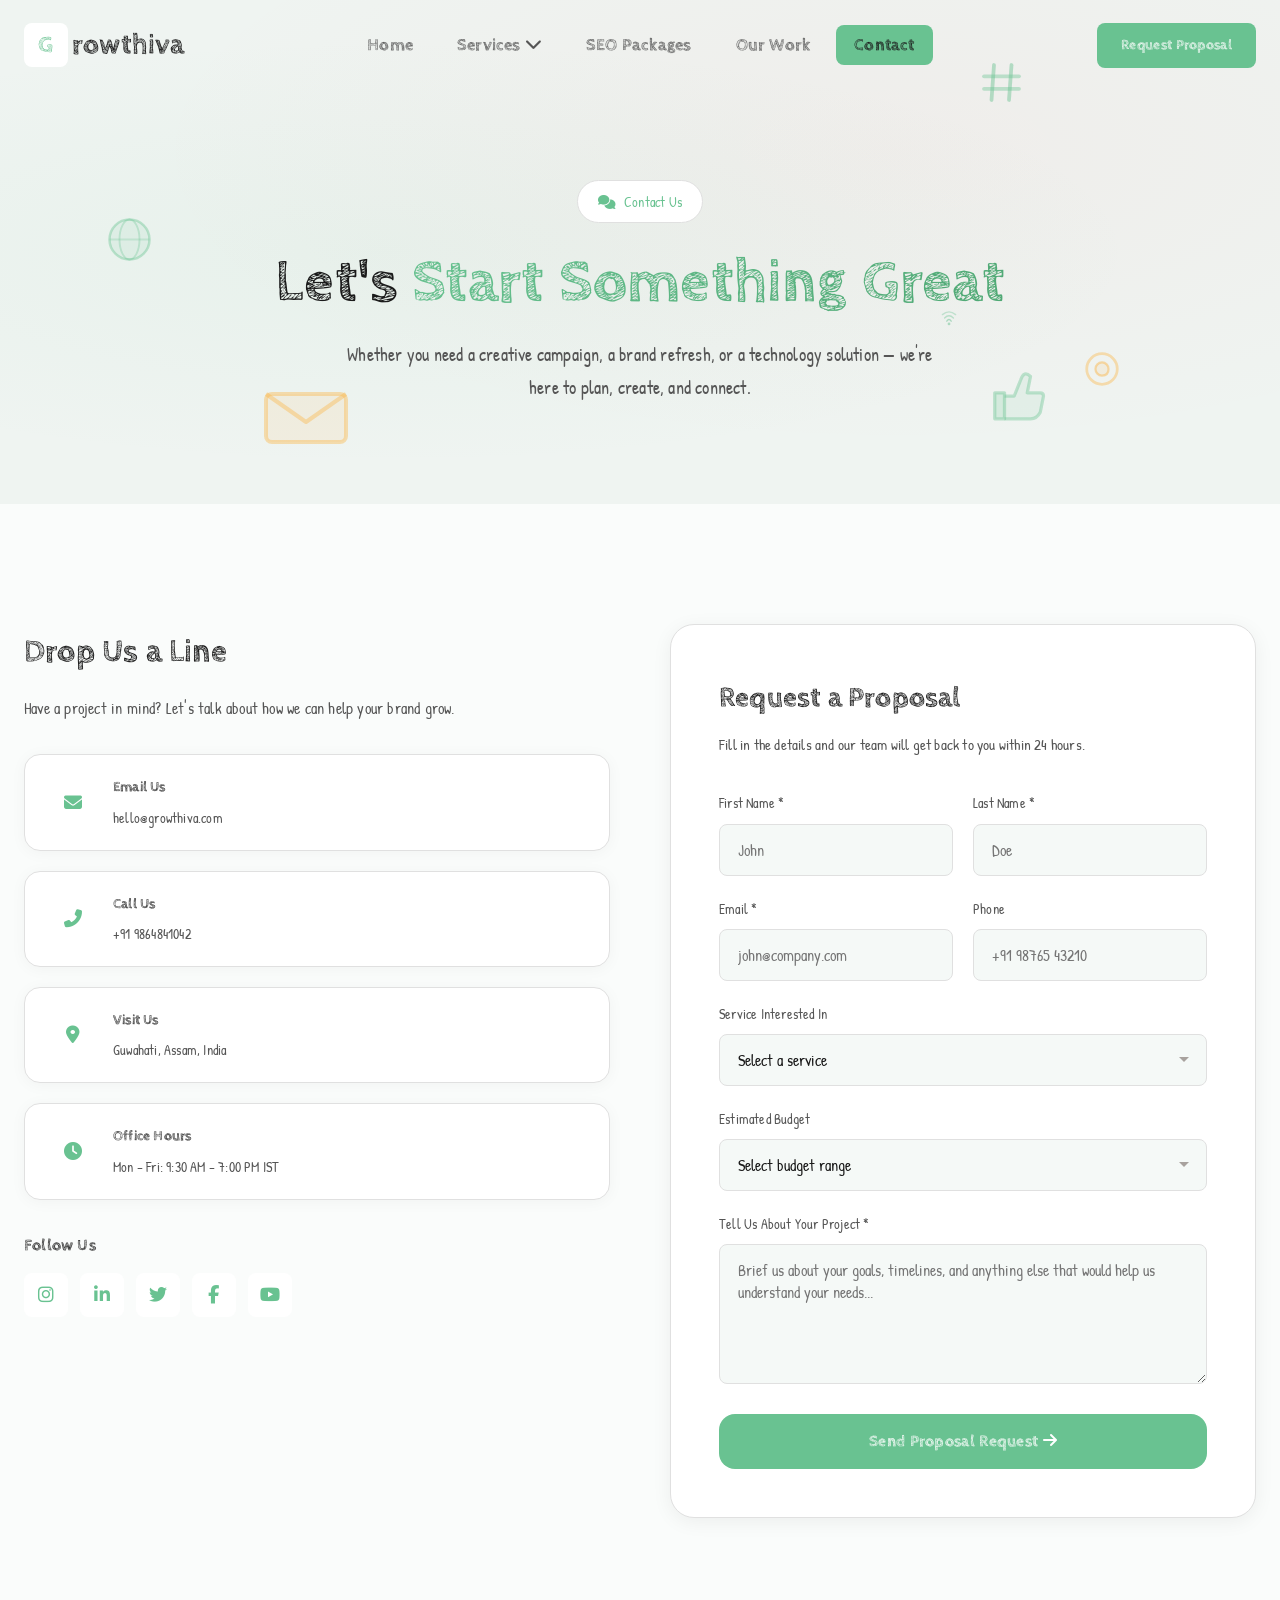
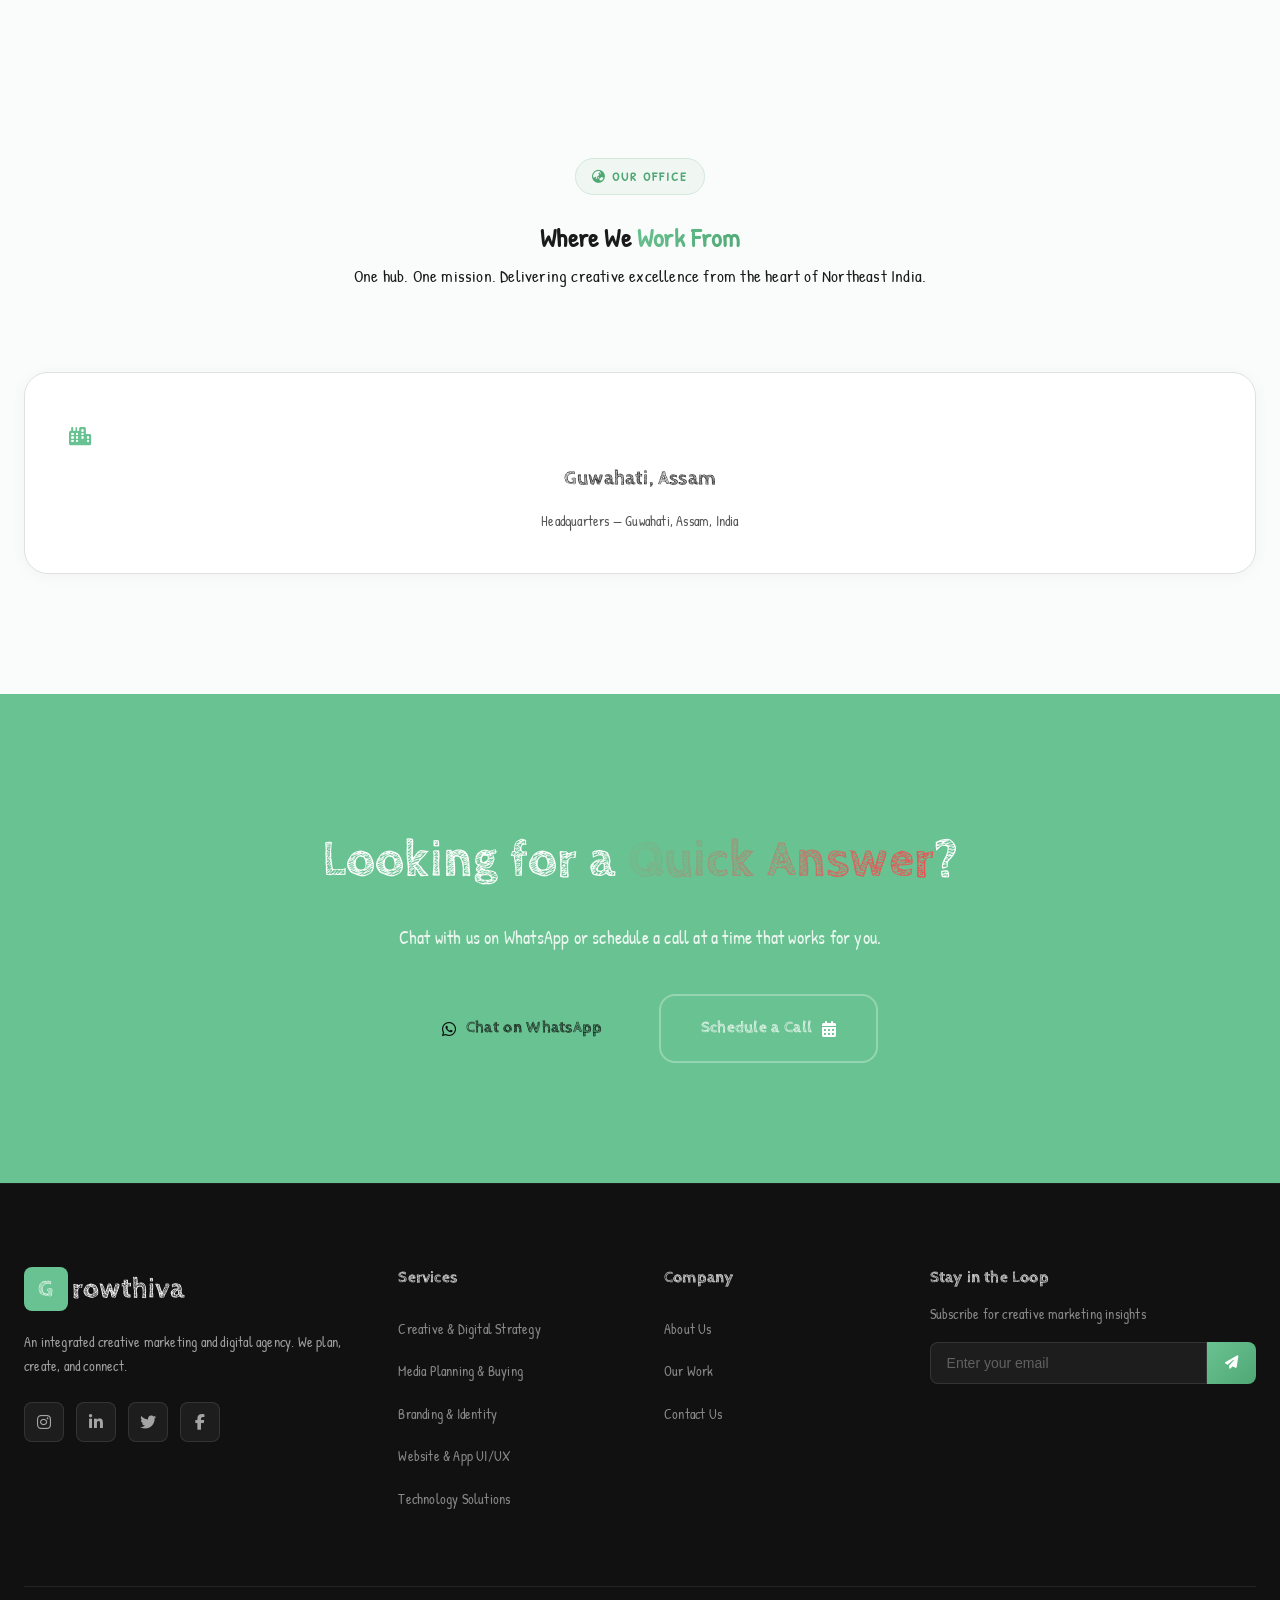
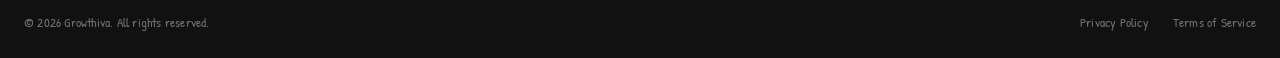
<file: contact.html>
<!DOCTYPE html>
<html lang="en">
<head>
    <meta charset="UTF-8">
    <meta name="viewport" content="width=device-width, initial-scale=1.0">
    <title>Contact Us — Growthiva</title>
    <link rel="stylesheet" href="css/style.css">
    <link rel="stylesheet" href="css/animations.css">
    <link rel="stylesheet" href="https://cdnjs.cloudflare.com/ajax/libs/font-awesome/6.5.1/css/all.min.css">
    <link href="https://fonts.googleapis.com/css2?family=Cabin+Sketch:wght@400;700&family=Patrick+Hand&display=swap" rel="stylesheet">
</head>
<body>
    <nav class="navbar" id="navbar">
        <div class="nav-container">
            <a href="index.html" class="logo"><span class="logo-icon">G</span><span class="logo-text">rowthiva</span></a>
            <ul class="nav-links" id="navLinks">
                <li><a href="index.html">Home</a></li>
                <li class="dropdown">
                    <a href="#">Services <i class="fas fa-chevron-down"></i></a>
                    <ul class="dropdown-menu">
                        <li><a href="digital-marketing.html"><i class="fas fa-lightbulb"></i> Creative & Digital Strategy</a></li>
                        <li><a href="web-development.html"><i class="fas fa-laptop-code"></i> Website & App UI/UX</a></li>
                        <li><a href="logo-development.html"><i class="fas fa-palette"></i> Branding & Identity</a></li>
                        <li><a href="backend-development.html"><i class="fas fa-cogs"></i> Technology Solutions</a></li>
                        <li><a href="business-promotion.html"><i class="fas fa-bullseye"></i> Media Planning & Buying</a></li>
                    </ul>
                </li>
                <li><a href="seo-packages.html">SEO Packages</a></li>
                <li><a href="hire-freelancer.html">Our Work</a></li>
                <li><a href="contact.html" class="active">Contact</a></li>
            </ul>
            <div class="nav-actions">
                <a href="contact.html" class="btn btn-primary btn-nav">Request Proposal</a>
                <div class="hamburger" id="hamburger"><span></span><span></span><span></span></div>
            </div>
        </div>
    </nav>

    <section class="page-hero">
        <div class="sketch-doodles">
            <svg class="doodle d-squig-1" viewBox="0 0 50 36"><rect x="5" y="6" width="40" height="24" rx="3" fill="rgba(251,179,68,0.1)" stroke="rgba(251,179,68,0.4)" stroke-width="2"/><path d="M5 6 L25 20 L45 6" stroke="rgba(251,179,68,0.4)" stroke-width="2" fill="none" stroke-linejoin="round"/></svg>
            <svg class="doodle d-heart-1" viewBox="0 0 44 44"><circle cx="22" cy="22" r="16" fill="rgba(105,194,145,0.1)" stroke="rgba(105,194,145,0.4)" stroke-width="2"/><ellipse cx="22" cy="22" rx="8" ry="16" fill="none" stroke="rgba(105,194,145,0.3)" stroke-width="1.5"/><line x1="6" y1="22" x2="38" y2="22" stroke="rgba(105,194,145,0.25)" stroke-width="1.5"/></svg>
            <svg class="doodle d-tri-1" viewBox="0 0 44 44"><circle cx="22" cy="22" r="14" fill="none" stroke="rgba(251,179,68,0.4)" stroke-width="2.5"/><path d="M28 22 A6 6 0 1 0 22 28 Q28 28 28 22" stroke="rgba(251,179,68,0.45)" stroke-width="2" fill="rgba(251,179,68,0.1)" stroke-linecap="round"/></svg>
            <svg class="doodle d-circle-4" viewBox="0 0 40 35"><path d="M8 12 Q20 2 32 12" stroke="rgba(105,194,145,0.35)" stroke-width="2.5" fill="none" stroke-linecap="round"/><path d="M12 18 Q20 10 28 18" stroke="rgba(105,194,145,0.4)" stroke-width="2.5" fill="none" stroke-linecap="round"/><path d="M16 24 Q20 18 24 24" stroke="rgba(105,194,145,0.5)" stroke-width="2.5" fill="none" stroke-linecap="round"/><circle cx="20" cy="29" r="2.5" fill="rgba(105,194,145,0.5)"/></svg>
            <svg class="doodle d-arc-1" viewBox="0 0 40 44"><path d="M12 22 L12 38 L6 38 L6 22 Z" fill="rgba(105,194,145,0.2)" stroke="rgba(105,194,145,0.4)" stroke-width="2" stroke-linejoin="round"/><path d="M12 24 L18 24 L22 14 Q24 8 28 12 L26 22 L34 22 Q36 22 36 24 L34 34 Q32 38 28 38 L12 38" fill="rgba(105,194,145,0.1)" stroke="rgba(105,194,145,0.4)" stroke-width="2" fill="none" stroke-linejoin="round"/></svg>
            <svg class="doodle d-diamond-1" viewBox="0 0 36 36"><line x1="12" y1="4" x2="10" y2="32" stroke="rgba(105,194,145,0.45)" stroke-width="3" stroke-linecap="round"/><line x1="26" y1="4" x2="24" y2="32" stroke="rgba(105,194,145,0.45)" stroke-width="3" stroke-linecap="round"/><line x1="4" y1="13" x2="32" y2="13" stroke="rgba(105,194,145,0.4)" stroke-width="3" stroke-linecap="round"/><line x1="4" y1="23" x2="32" y2="23" stroke="rgba(105,194,145,0.4)" stroke-width="3" stroke-linecap="round"/></svg>
        </div>
        <div class="container">
            <span class="page-hero-tag fade-up"><i class="fas fa-comments"></i> Contact Us</span>
            <h1 class="fade-up">Let's <span class="gradient-text">Start Something Great</span></h1>
            <p class="fade-up">Whether you need a creative campaign, a brand refresh, or a technology solution — we're here to plan, create, and connect.</p>
        </div>
    </section>

    <section class="section">
        <div class="container">
            <div class="contact-grid">
                <div class="contact-info-side fade-up">
                    <h2>Drop Us a Line</h2>
                    <p>Have a project in mind? Let's talk about how we can help your brand grow.</p>

                    <div class="contact-info-cards">
                        <div class="contact-info-card">
                            <div class="contact-info-icon"><i class="fas fa-envelope"></i></div>
                            <div class="contact-info-text">
                                <h4>Email Us</h4>
                                <p>hello@growthiva.com</p>
                            </div>
                        </div>
                        <div class="contact-info-card">
                            <div class="contact-info-icon"><i class="fas fa-phone-alt"></i></div>
                            <div class="contact-info-text">
                                <h4>Call Us</h4>
                                <p>+91 9864841042</p>
                            </div>
                        </div>
                        <div class="contact-info-card">
                            <div class="contact-info-icon"><i class="fas fa-map-marker-alt"></i></div>
                            <div class="contact-info-text">
                                <h4>Visit Us</h4>
                                <p>Guwahati, Assam, India</p>
                            </div>
                        </div>
                        <div class="contact-info-card">
                            <div class="contact-info-icon"><i class="fas fa-clock"></i></div>
                            <div class="contact-info-text">
                                <h4>Office Hours</h4>
                                <p>Mon – Fri: 9:30 AM – 7:00 PM IST</p>
                            </div>
                        </div>
                    </div>

                    <div class="contact-socials">
                        <h4>Follow Us</h4>
                        <div class="social-links">
                            <a href="#" aria-label="Instagram"><i class="fab fa-instagram"></i></a>
                            <a href="#" aria-label="LinkedIn"><i class="fab fa-linkedin-in"></i></a>
                            <a href="#" aria-label="Twitter"><i class="fab fa-twitter"></i></a>
                            <a href="#" aria-label="Facebook"><i class="fab fa-facebook-f"></i></a>
                            <a href="#" aria-label="YouTube"><i class="fab fa-youtube"></i></a>
                        </div>
                    </div>
                </div>

                <div class="contact-form-side fade-up">
                    <form class="contact-form" id="contactForm">
                        <h3>Request a Proposal</h3>
                        <p>Fill in the details and our team will get back to you within 24 hours.</p>
                        <div class="form-row">
                            <div class="form-group">
                                <label for="firstName">First Name *</label>
                                <input type="text" id="firstName" name="firstName" placeholder="John" required>
                            </div>
                            <div class="form-group">
                                <label for="lastName">Last Name *</label>
                                <input type="text" id="lastName" name="lastName" placeholder="Doe" required>
                            </div>
                        </div>
                        <div class="form-row">
                            <div class="form-group">
                                <label for="email">Email *</label>
                                <input type="email" id="email" name="email" placeholder="john@company.com" required>
                            </div>
                            <div class="form-group">
                                <label for="phone">Phone</label>
                                <input type="tel" id="phone" name="phone" placeholder="+91 98765 43210">
                            </div>
                        </div>
                        <div class="form-group">
                            <label for="service">Service Interested In</label>
                            <select id="service" name="service">
                                <option value="" disabled selected>Select a service</option>
                                <option value="creative-strategy">Creative & Digital Strategy</option>
                                <option value="media-planning">Media Planning & Buying</option>
                                <option value="analytics-seo">Analytics & SEO</option>
                                <option value="branding">Branding & Identity</option>
                                <option value="ui-ux">Website & App UI/UX</option>
                                <option value="influencer">Influencer Management</option>
                                <option value="video">Video Production</option>
                                <option value="consulting">Consulting Services</option>
                                <option value="technology">Technology Solutions</option>
                                <option value="integrated">Integrated Campaign (Multiple)</option>
                            </select>
                        </div>
                        <div class="form-group">
                            <label for="budget">Estimated Budget</label>
                            <select id="budget" name="budget">
                                <option value="" disabled selected>Select budget range</option>
                                <option value="<50k">Under ₹50,000</option>
                                <option value="50k-1.5L">₹50,000 – ₹1,50,000</option>
                                <option value="1.5L-5L">₹1,50,000 – ₹5,00,000</option>
                                <option value="5L+">₹5,00,000+</option>
                            </select>
                        </div>
                        <div class="form-group">
                            <label for="message">Tell Us About Your Project *</label>
                            <textarea id="message" name="message" rows="5" placeholder="Brief us about your goals, timelines, and anything else that would help us understand your needs..." required></textarea>
                        </div>
                        <button type="submit" class="btn btn-primary btn-lg btn-block">Send Proposal Request <i class="fas fa-arrow-right"></i></button>
                    </form>
                </div>
            </div>
        </div>
    </section>

    <!-- Locations Section -->
    <section class="section bg-warm">
        <div class="container">
            <div class="section-header fade-up">
                <span class="section-tag"><i class="fas fa-globe-asia"></i> Our Office</span>
                <h2>Where We <span class="gradient-text">Work From</span></h2>
                <p>One hub. One mission. Delivering creative excellence from the heart of Northeast India.</p>
            </div>
            <div class="features-grid">
                <div class="feature-card fade-up">
                    <div class="feature-icon"><i class="fas fa-city"></i></div>
                    <h3>Guwahati, Assam</h3>
                    <p>Headquarters — Guwahati, Assam, India</p>
                </div>
            </div>
        </div>
    </section>

    <section class="cta-section">
        <div class="container">
            <div class="cta-content fade-up">
                <h2>Looking for a <span class="gradient-text">Quick Answer</span>?</h2>
                <p>Chat with us on WhatsApp or schedule a call at a time that works for you.</p>
                <div class="cta-buttons">
                    <a href="#" class="btn btn-white btn-lg"><i class="fab fa-whatsapp"></i> Chat on WhatsApp</a>
                    <a href="#" class="btn btn-outline-white btn-lg">Schedule a Call <i class="fas fa-calendar-alt"></i></a>
                </div>
            </div>
        </div>
    </section>

    <footer class="footer">
        <div class="container">
            <div class="footer-grid">
                <div class="footer-brand"><a href="index.html" class="logo"><span class="logo-icon">G</span><span class="logo-text">rowthiva</span></a><p>An integrated creative marketing and digital agency. We plan, create, and connect.</p><div class="footer-socials"><a href="#"><i class="fab fa-instagram"></i></a><a href="#"><i class="fab fa-linkedin-in"></i></a><a href="#"><i class="fab fa-twitter"></i></a><a href="#"><i class="fab fa-facebook-f"></i></a></div></div>
                <div class="footer-links"><h4>Services</h4><ul><li><a href="digital-marketing.html">Creative & Digital Strategy</a></li><li><a href="business-promotion.html">Media Planning & Buying</a></li><li><a href="logo-development.html">Branding & Identity</a></li><li><a href="web-development.html">Website & App UI/UX</a></li><li><a href="backend-development.html">Technology Solutions</a></li></ul></div>
                <div class="footer-links"><h4>Company</h4><ul><li><a href="index.html#about">About Us</a></li><li><a href="hire-freelancer.html">Our Work</a></li><li><a href="contact.html">Contact Us</a></li></ul></div>
                <div class="footer-newsletter"><h4>Stay in the Loop</h4><p>Subscribe for creative marketing insights</p><form class="newsletter-form"><input type="email" placeholder="Enter your email" required><button type="submit"><i class="fas fa-paper-plane"></i></button></form></div>
            </div>
            <div class="footer-bottom"><p>&copy; 2026 Growthiva. All rights reserved.</p><div class="footer-bottom-links"><a href="#">Privacy Policy</a><a href="#">Terms of Service</a></div></div>
        </div>
    </footer>
    <script src="js/main.js"></script>
</body>
</html>
</file>
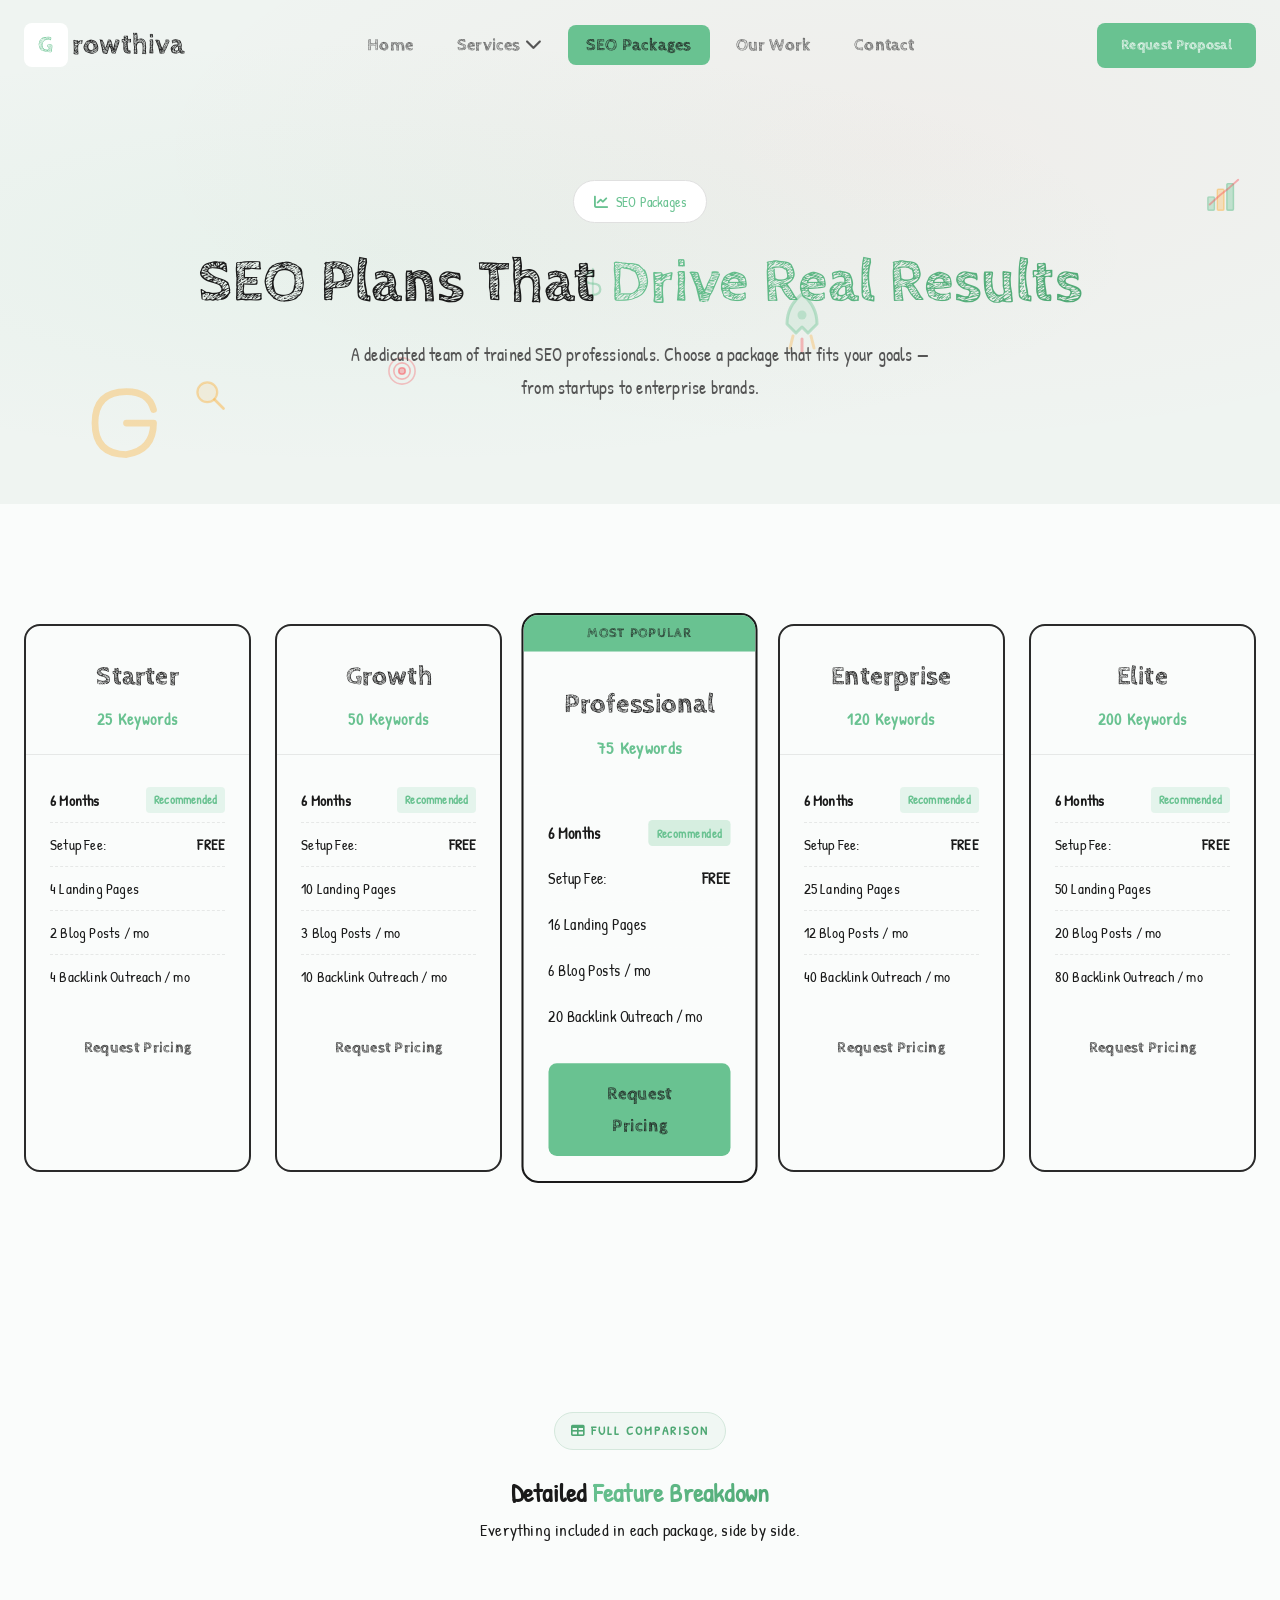
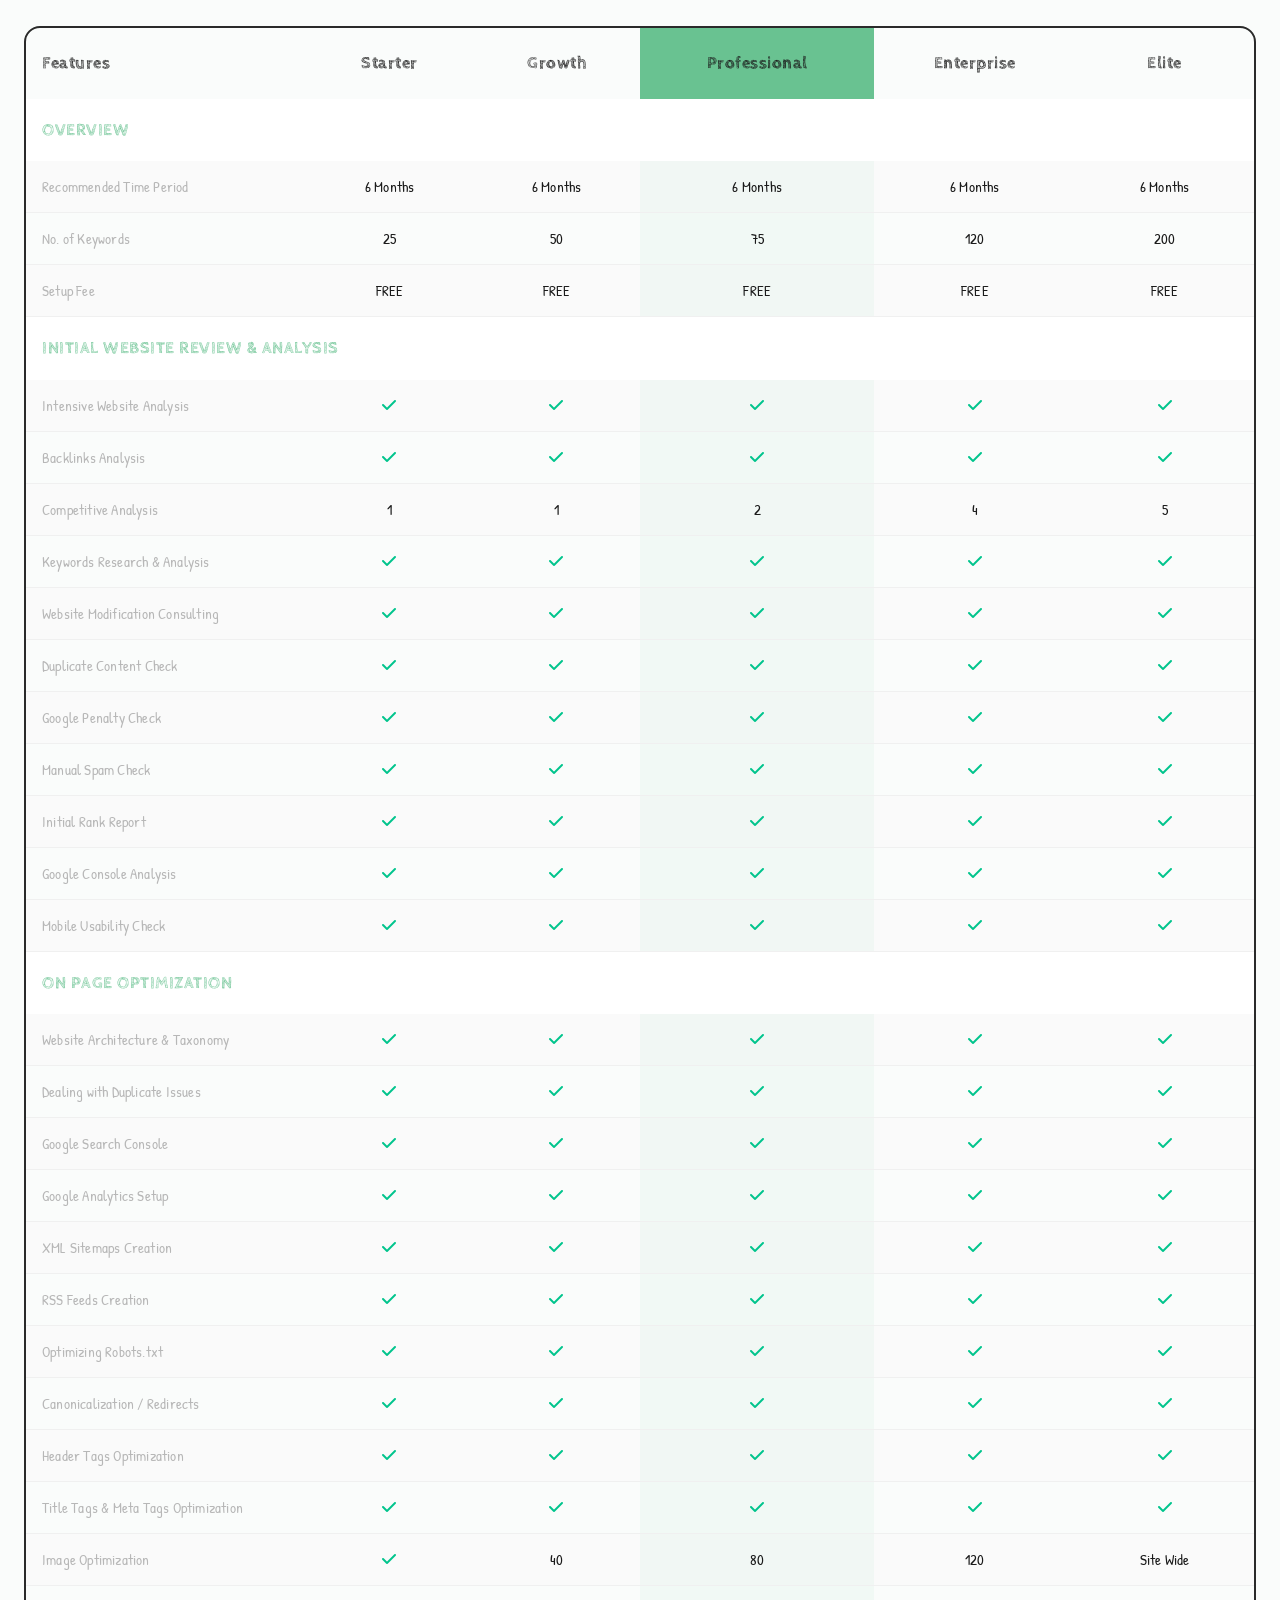
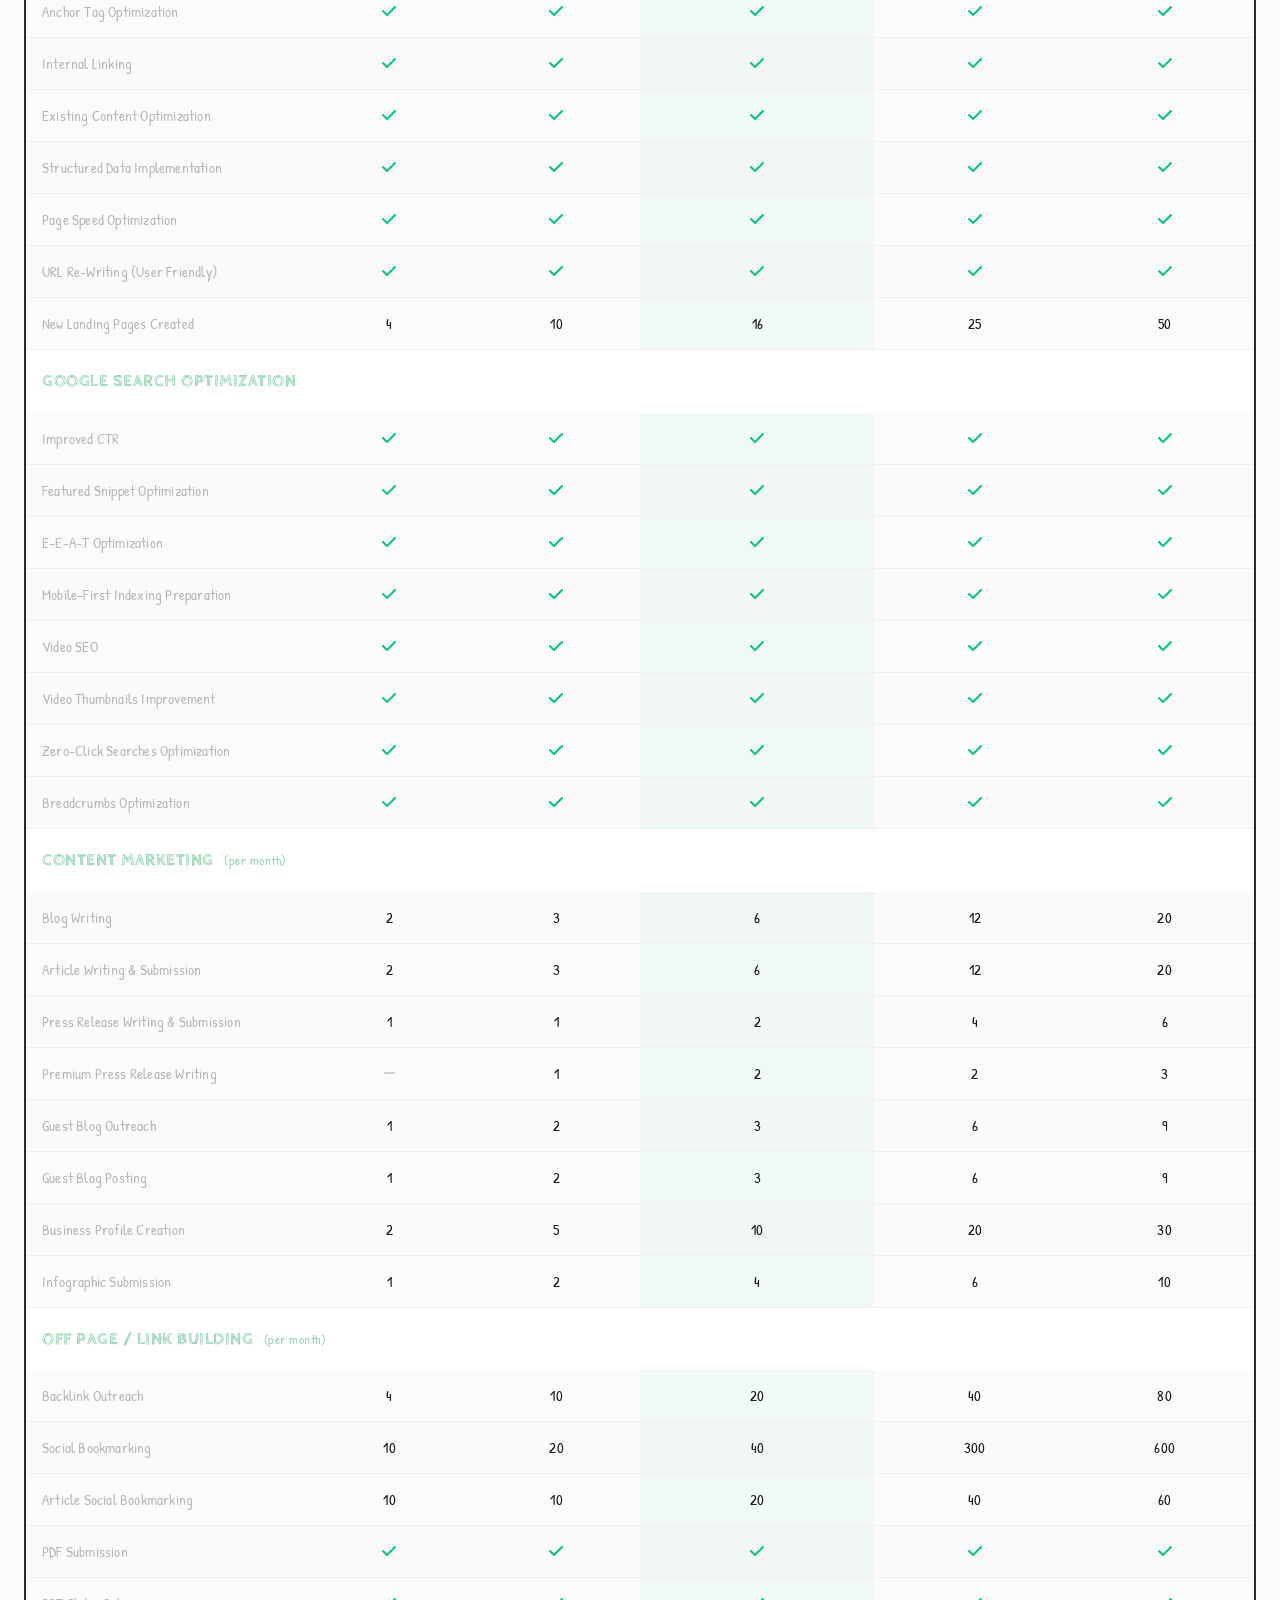
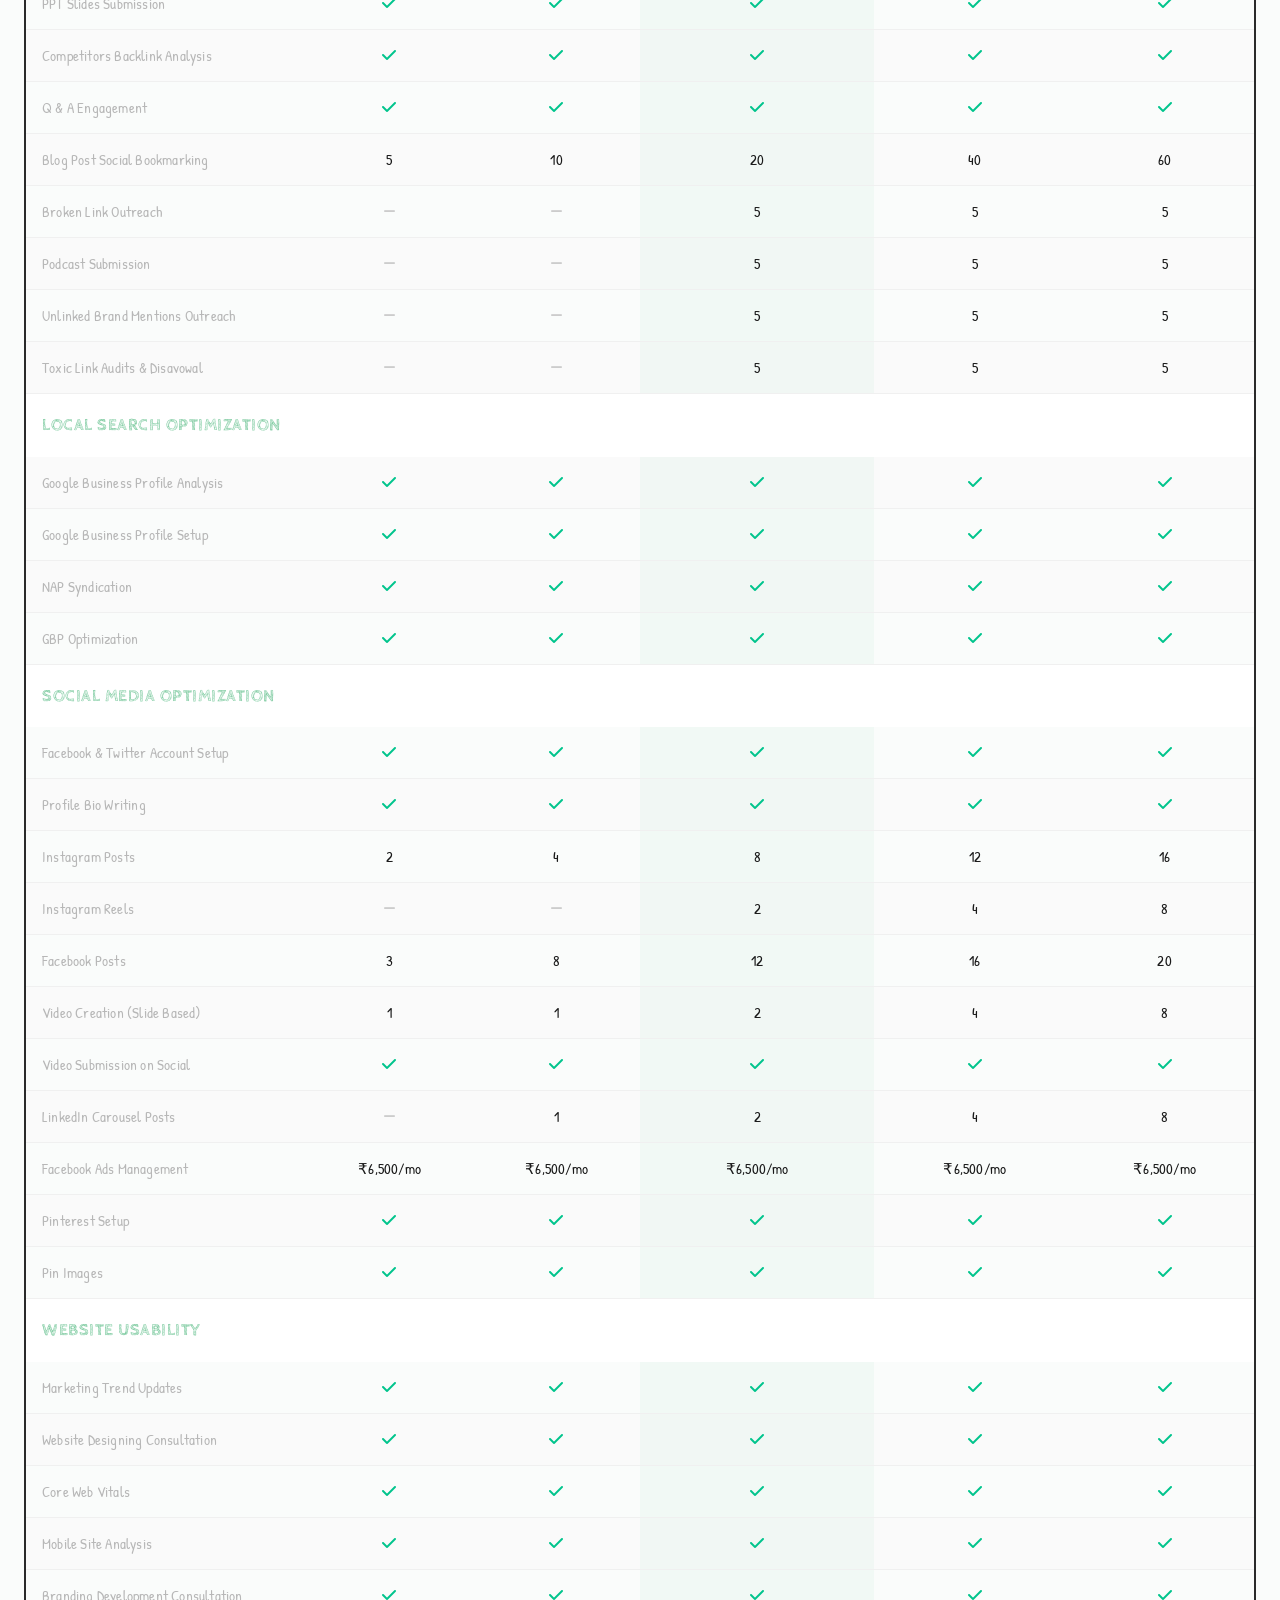
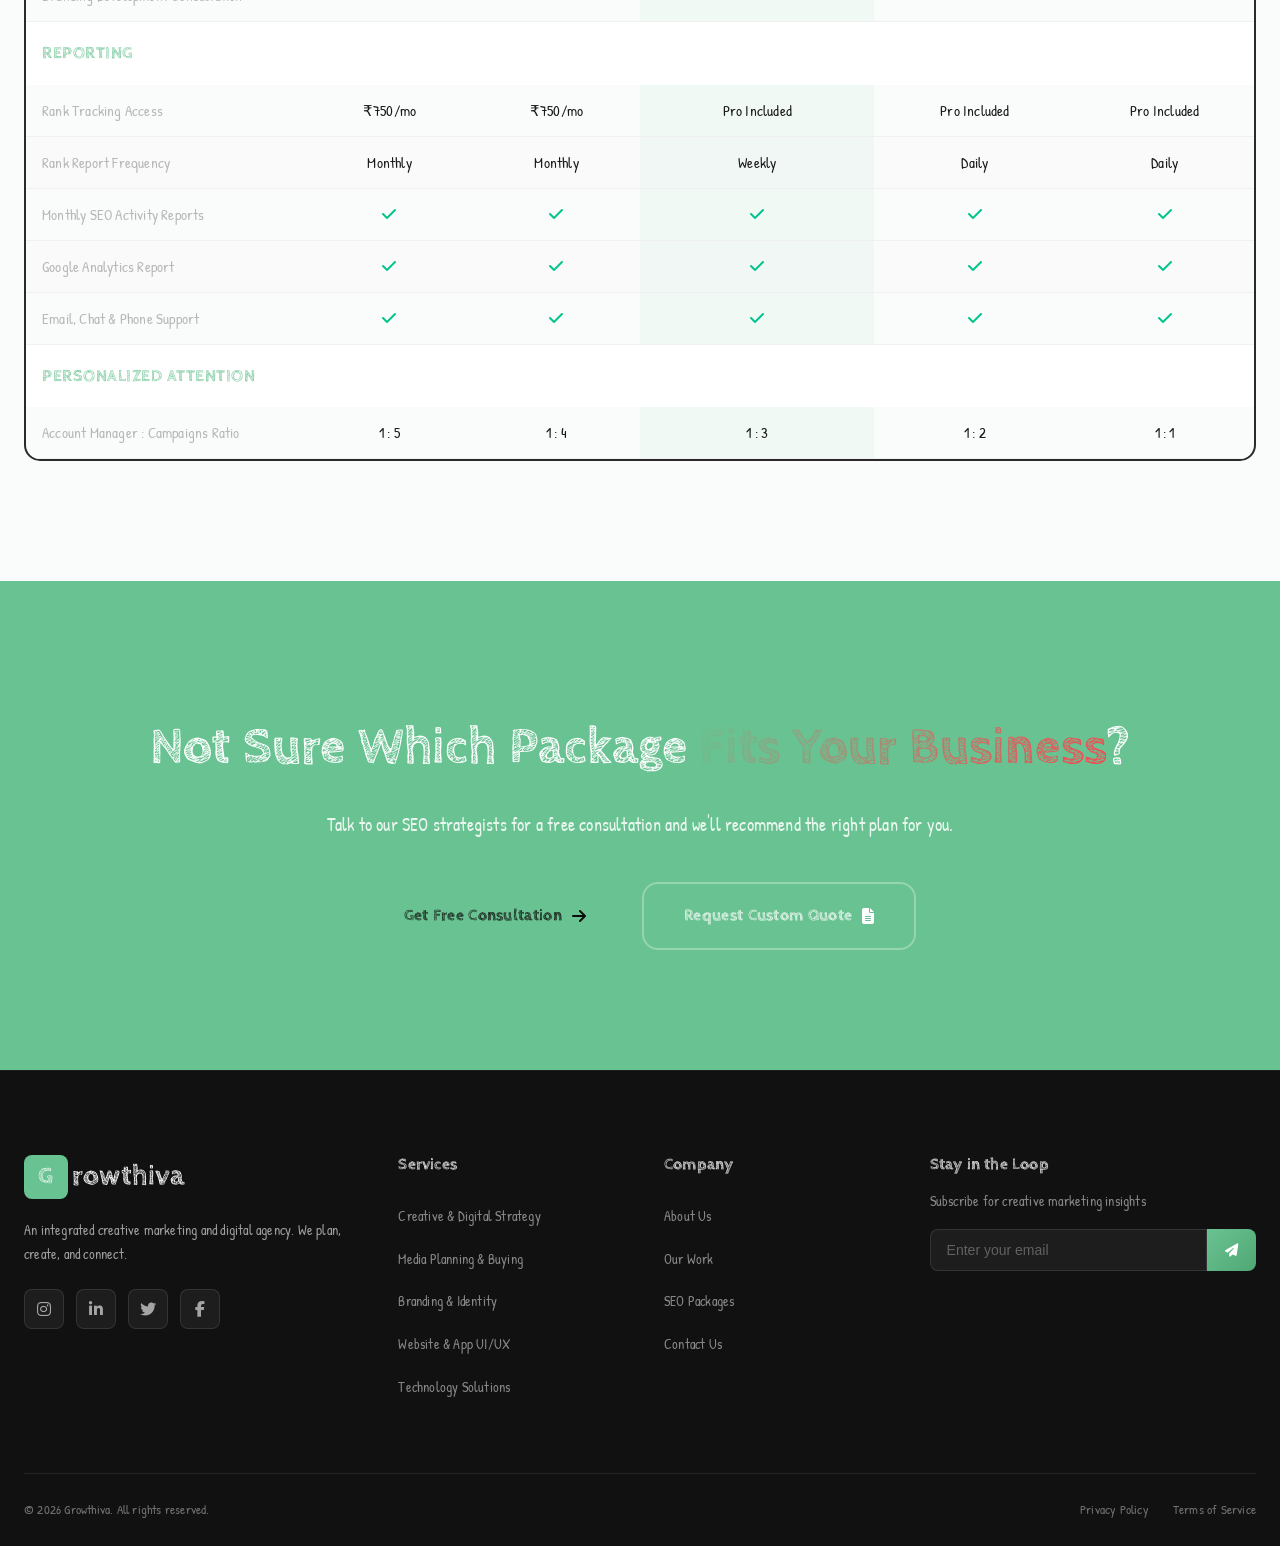
<file: seo-packages.html>
<!DOCTYPE html>
<html lang="en">
<head>
    <meta charset="UTF-8">
    <meta name="viewport" content="width=device-width, initial-scale=1.0">
    <title>SEO Packages — Growthiva</title>
    <link rel="stylesheet" href="css/style.css">
    <link rel="stylesheet" href="css/animations.css">
    <link rel="stylesheet" href="https://cdnjs.cloudflare.com/ajax/libs/font-awesome/6.5.1/css/all.min.css">
    <link href="https://fonts.googleapis.com/css2?family=Cabin+Sketch:wght@400;700&family=Patrick+Hand&display=swap" rel="stylesheet">
</head>
<body>
    <nav class="navbar" id="navbar">
        <div class="nav-container">
            <a href="index.html" class="logo"><span class="logo-icon">G</span><span class="logo-text">rowthiva</span></a>
            <ul class="nav-links" id="navLinks">
                <li><a href="index.html">Home</a></li>
                <li class="dropdown">
                    <a href="#">Services <i class="fas fa-chevron-down"></i></a>
                    <ul class="dropdown-menu">
                        <li><a href="digital-marketing.html"><i class="fas fa-lightbulb"></i> Creative & Digital Strategy</a></li>
                        <li><a href="web-development.html"><i class="fas fa-laptop-code"></i> Website & App UI/UX</a></li>
                        <li><a href="logo-development.html"><i class="fas fa-palette"></i> Branding & Identity</a></li>
                        <li><a href="backend-development.html"><i class="fas fa-cogs"></i> Technology Solutions</a></li>
                        <li><a href="business-promotion.html"><i class="fas fa-bullseye"></i> Media Planning & Buying</a></li>
                    </ul>
                </li>
                <li><a href="seo-packages.html" class="active">SEO Packages</a></li>
                <li><a href="hire-freelancer.html">Our Work</a></li>
                <li><a href="contact.html">Contact</a></li>
            </ul>
            <div class="nav-actions">
                <a href="contact.html" class="btn btn-primary btn-nav">Request Proposal</a>
                <div class="hamburger" id="hamburger"><span></span><span></span><span></span></div>
            </div>
        </div>
    </nav>

    <section class="page-hero">
        <div class="sketch-doodles">
            <svg class="doodle d-star-3" viewBox="0 0 40 40"><circle cx="17" cy="17" r="11" fill="rgba(251,179,68,0.12)" stroke="rgba(251,179,68,0.45)" stroke-width="2.5"/><line x1="25" y1="25" x2="35" y2="35" stroke="rgba(251,179,68,0.5)" stroke-width="3" stroke-linecap="round"/></svg>
            <svg class="doodle d-circle-2" viewBox="0 0 40 40"><rect x="4" y="22" width="7" height="14" rx="1" fill="rgba(105,194,145,0.3)" stroke="rgba(105,194,145,0.45)" stroke-width="1.5"/><rect x="14" y="14" width="7" height="22" rx="1" fill="rgba(251,179,68,0.3)" stroke="rgba(251,179,68,0.45)" stroke-width="1.5"/><rect x="24" y="8" width="7" height="28" rx="1" fill="rgba(105,194,145,0.35)" stroke="rgba(105,194,145,0.5)" stroke-width="1.5"/><path d="M6 30 L17 20 L27 12 L36 4" stroke="rgba(250,69,78,0.4)" stroke-width="2" fill="none" stroke-linecap="round" stroke-linejoin="round"/></svg>
            <svg class="doodle d-zig-1" viewBox="0 0 40 40"><path d="M34 20 L22 20 M34 20 Q34 32 22 34 Q8 34 8 20 Q8 6 22 6 Q32 6 34 14" stroke="rgba(251,179,68,0.4)" stroke-width="3" fill="none" stroke-linecap="round" stroke-linejoin="round"/></svg>
            <svg class="doodle d-tri-2" viewBox="0 0 44 44"><circle cx="22" cy="22" r="16" fill="none" stroke="rgba(250,69,78,0.3)" stroke-width="2"/><circle cx="22" cy="22" r="10" fill="none" stroke="rgba(250,69,78,0.35)" stroke-width="2"/><circle cx="22" cy="22" r="4" fill="rgba(250,69,78,0.3)" stroke="rgba(250,69,78,0.45)" stroke-width="2"/></svg>
            <svg class="doodle d-cross-2" viewBox="0 0 30 40"><path d="M18 8 Q10 8 10 14 Q10 20 18 20 Q26 20 26 26 Q26 32 18 32" stroke="rgba(105,194,145,0.45)" stroke-width="2.5" fill="none" stroke-linecap="round"/><line x1="18" y1="4" x2="18" y2="36" stroke="rgba(105,194,145,0.35)" stroke-width="2" stroke-linecap="round"/></svg>
            <svg class="doodle d-dots-1" viewBox="0 0 40 50"><path d="M20 4 Q30 12 30 24 L24 30 L20 26 L16 30 L10 24 Q10 12 20 4Z" fill="rgba(105,194,145,0.12)" stroke="rgba(105,194,145,0.4)" stroke-width="2" stroke-linejoin="round"/><circle cx="20" cy="18" r="3" fill="rgba(105,194,145,0.3)"/><path d="M14 32 L12 40" stroke="rgba(251,179,68,0.35)" stroke-width="2" stroke-linecap="round"/><path d="M20 34 L20 42" stroke="rgba(250,69,78,0.35)" stroke-width="2" stroke-linecap="round"/><path d="M26 32 L28 40" stroke="rgba(251,179,68,0.35)" stroke-width="2" stroke-linecap="round"/></svg>
        </div>
        <div class="container">
            <span class="page-hero-tag fade-up"><i class="fas fa-chart-line"></i> SEO Packages</span>
            <h1 class="fade-up">SEO Plans That <span class="gradient-text">Drive Real Results</span></h1>
            <p class="fade-up">A dedicated team of trained SEO professionals. Choose a package that fits your goals — from startups to enterprise brands.</p>
        </div>
    </section>

    <!-- Package Cards Summary -->
    <section class="section">
        <div class="container">
            <div class="pkg-cards fade-up">
                <div class="pkg-card">
                    <div class="pkg-card-header">
                        <h3>Starter</h3>
                        <p class="pkg-keywords">25 Keywords</p>
                    </div>
                    <div class="pkg-card-body">
                        <ul>
                            <li><strong>6 Months</strong> <span>Recommended</span></li>
                            <li>Setup Fee: <strong>FREE</strong></li>
                            <li>4 Landing Pages</li>
                            <li>2 Blog Posts / mo</li>
                            <li>4 Backlink Outreach / mo</li>
                        </ul>
                        <a href="contact.html" class="btn btn-outline btn-block">Request Pricing</a>
                    </div>
                </div>
                <div class="pkg-card">
                    <div class="pkg-card-header">
                        <h3>Growth</h3>
                        <p class="pkg-keywords">50 Keywords</p>
                    </div>
                    <div class="pkg-card-body">
                        <ul>
                            <li><strong>6 Months</strong> <span>Recommended</span></li>
                            <li>Setup Fee: <strong>FREE</strong></li>
                            <li>10 Landing Pages</li>
                            <li>3 Blog Posts / mo</li>
                            <li>10 Backlink Outreach / mo</li>
                        </ul>
                        <a href="contact.html" class="btn btn-outline btn-block">Request Pricing</a>
                    </div>
                </div>
                <div class="pkg-card pkg-card-popular">
                    <div class="pkg-popular-badge">Most Popular</div>
                    <div class="pkg-card-header">
                        <h3>Professional</h3>
                        <p class="pkg-keywords">75 Keywords</p>
                    </div>
                    <div class="pkg-card-body">
                        <ul>
                            <li><strong>6 Months</strong> <span>Recommended</span></li>
                            <li>Setup Fee: <strong>FREE</strong></li>
                            <li>16 Landing Pages</li>
                            <li>6 Blog Posts / mo</li>
                            <li>20 Backlink Outreach / mo</li>
                        </ul>
                        <a href="contact.html" class="btn btn-primary btn-block">Request Pricing</a>
                    </div>
                </div>
                <div class="pkg-card">
                    <div class="pkg-card-header">
                        <h3>Enterprise</h3>
                        <p class="pkg-keywords">120 Keywords</p>
                    </div>
                    <div class="pkg-card-body">
                        <ul>
                            <li><strong>6 Months</strong> <span>Recommended</span></li>
                            <li>Setup Fee: <strong>FREE</strong></li>
                            <li>25 Landing Pages</li>
                            <li>12 Blog Posts / mo</li>
                            <li>40 Backlink Outreach / mo</li>
                        </ul>
                        <a href="contact.html" class="btn btn-outline btn-block">Request Pricing</a>
                    </div>
                </div>
                <div class="pkg-card">
                    <div class="pkg-card-header">
                        <h3>Elite</h3>
                        <p class="pkg-keywords">200 Keywords</p>
                    </div>
                    <div class="pkg-card-body">
                        <ul>
                            <li><strong>6 Months</strong> <span>Recommended</span></li>
                            <li>Setup Fee: <strong>FREE</strong></li>
                            <li>50 Landing Pages</li>
                            <li>20 Blog Posts / mo</li>
                            <li>80 Backlink Outreach / mo</li>
                        </ul>
                        <a href="contact.html" class="btn btn-outline btn-block">Request Pricing</a>
                    </div>
                </div>
            </div>
        </div>
    </section>

    <!-- Full Comparison Table -->
    <section class="section bg-warm">
        <div class="container">
            <div class="section-header fade-up">
                <span class="section-tag"><i class="fas fa-table"></i> Full Comparison</span>
                <h2>Detailed <span class="gradient-text">Feature Breakdown</span></h2>
                <p>Everything included in each package, side by side.</p>
            </div>

            <div class="pkg-table-wrapper fade-up">
                <table class="pkg-table">
                    <thead>
                        <tr>
                            <th class="feature-col">Features</th>
                            <th>Starter</th>
                            <th>Growth</th>
                            <th class="popular-col">Professional</th>
                            <th>Enterprise</th>
                            <th>Elite</th>
                        </tr>
                    </thead>
                    <tbody>
                        <!-- Overview -->
                        <tr class="pkg-table-section"><td colspan="6">Overview</td></tr>
                        <tr><td>Recommended Time Period</td><td>6 Months</td><td>6 Months</td><td>6 Months</td><td>6 Months</td><td>6 Months</td></tr>
                        <tr><td>No. of Keywords</td><td>25</td><td>50</td><td>75</td><td>120</td><td>200</td></tr>
                        <tr><td>Setup Fee</td><td>FREE</td><td>FREE</td><td>FREE</td><td>FREE</td><td>FREE</td></tr>

                        <!-- Initial Website Review -->
                        <tr class="pkg-table-section"><td colspan="6">Initial Website Review &amp; Analysis</td></tr>
                        <tr><td>Intensive Website Analysis</td><td><i class="fas fa-check"></i></td><td><i class="fas fa-check"></i></td><td><i class="fas fa-check"></i></td><td><i class="fas fa-check"></i></td><td><i class="fas fa-check"></i></td></tr>
                        <tr><td>Backlinks Analysis</td><td><i class="fas fa-check"></i></td><td><i class="fas fa-check"></i></td><td><i class="fas fa-check"></i></td><td><i class="fas fa-check"></i></td><td><i class="fas fa-check"></i></td></tr>
                        <tr><td>Competitive Analysis</td><td>1</td><td>1</td><td>2</td><td>4</td><td>5</td></tr>
                        <tr><td>Keywords Research &amp; Analysis</td><td><i class="fas fa-check"></i></td><td><i class="fas fa-check"></i></td><td><i class="fas fa-check"></i></td><td><i class="fas fa-check"></i></td><td><i class="fas fa-check"></i></td></tr>
                        <tr><td>Website Modification Consulting</td><td><i class="fas fa-check"></i></td><td><i class="fas fa-check"></i></td><td><i class="fas fa-check"></i></td><td><i class="fas fa-check"></i></td><td><i class="fas fa-check"></i></td></tr>
                        <tr><td>Duplicate Content Check</td><td><i class="fas fa-check"></i></td><td><i class="fas fa-check"></i></td><td><i class="fas fa-check"></i></td><td><i class="fas fa-check"></i></td><td><i class="fas fa-check"></i></td></tr>
                        <tr><td>Google Penalty Check</td><td><i class="fas fa-check"></i></td><td><i class="fas fa-check"></i></td><td><i class="fas fa-check"></i></td><td><i class="fas fa-check"></i></td><td><i class="fas fa-check"></i></td></tr>
                        <tr><td>Manual Spam Check</td><td><i class="fas fa-check"></i></td><td><i class="fas fa-check"></i></td><td><i class="fas fa-check"></i></td><td><i class="fas fa-check"></i></td><td><i class="fas fa-check"></i></td></tr>
                        <tr><td>Initial Rank Report</td><td><i class="fas fa-check"></i></td><td><i class="fas fa-check"></i></td><td><i class="fas fa-check"></i></td><td><i class="fas fa-check"></i></td><td><i class="fas fa-check"></i></td></tr>
                        <tr><td>Google Console Analysis</td><td><i class="fas fa-check"></i></td><td><i class="fas fa-check"></i></td><td><i class="fas fa-check"></i></td><td><i class="fas fa-check"></i></td><td><i class="fas fa-check"></i></td></tr>
                        <tr><td>Mobile Usability Check</td><td><i class="fas fa-check"></i></td><td><i class="fas fa-check"></i></td><td><i class="fas fa-check"></i></td><td><i class="fas fa-check"></i></td><td><i class="fas fa-check"></i></td></tr>

                        <!-- On Page Optimization -->
                        <tr class="pkg-table-section"><td colspan="6">On Page Optimization</td></tr>
                        <tr><td>Website Architecture &amp; Taxonomy</td><td><i class="fas fa-check"></i></td><td><i class="fas fa-check"></i></td><td><i class="fas fa-check"></i></td><td><i class="fas fa-check"></i></td><td><i class="fas fa-check"></i></td></tr>
                        <tr><td>Dealing with Duplicate Issues</td><td><i class="fas fa-check"></i></td><td><i class="fas fa-check"></i></td><td><i class="fas fa-check"></i></td><td><i class="fas fa-check"></i></td><td><i class="fas fa-check"></i></td></tr>
                        <tr><td>Google Search Console</td><td><i class="fas fa-check"></i></td><td><i class="fas fa-check"></i></td><td><i class="fas fa-check"></i></td><td><i class="fas fa-check"></i></td><td><i class="fas fa-check"></i></td></tr>
                        <tr><td>Google Analytics Setup</td><td><i class="fas fa-check"></i></td><td><i class="fas fa-check"></i></td><td><i class="fas fa-check"></i></td><td><i class="fas fa-check"></i></td><td><i class="fas fa-check"></i></td></tr>
                        <tr><td>XML Sitemaps Creation</td><td><i class="fas fa-check"></i></td><td><i class="fas fa-check"></i></td><td><i class="fas fa-check"></i></td><td><i class="fas fa-check"></i></td><td><i class="fas fa-check"></i></td></tr>
                        <tr><td>RSS Feeds Creation</td><td><i class="fas fa-check"></i></td><td><i class="fas fa-check"></i></td><td><i class="fas fa-check"></i></td><td><i class="fas fa-check"></i></td><td><i class="fas fa-check"></i></td></tr>
                        <tr><td>Optimizing Robots.txt</td><td><i class="fas fa-check"></i></td><td><i class="fas fa-check"></i></td><td><i class="fas fa-check"></i></td><td><i class="fas fa-check"></i></td><td><i class="fas fa-check"></i></td></tr>
                        <tr><td>Canonicalization / Redirects</td><td><i class="fas fa-check"></i></td><td><i class="fas fa-check"></i></td><td><i class="fas fa-check"></i></td><td><i class="fas fa-check"></i></td><td><i class="fas fa-check"></i></td></tr>
                        <tr><td>Header Tags Optimization</td><td><i class="fas fa-check"></i></td><td><i class="fas fa-check"></i></td><td><i class="fas fa-check"></i></td><td><i class="fas fa-check"></i></td><td><i class="fas fa-check"></i></td></tr>
                        <tr><td>Title Tags &amp; Meta Tags Optimization</td><td><i class="fas fa-check"></i></td><td><i class="fas fa-check"></i></td><td><i class="fas fa-check"></i></td><td><i class="fas fa-check"></i></td><td><i class="fas fa-check"></i></td></tr>
                        <tr><td>Image Optimization</td><td><i class="fas fa-check"></i></td><td>40</td><td>80</td><td>120</td><td>Site Wide</td></tr>
                        <tr><td>Anchor Tag Optimization</td><td><i class="fas fa-check"></i></td><td><i class="fas fa-check"></i></td><td><i class="fas fa-check"></i></td><td><i class="fas fa-check"></i></td><td><i class="fas fa-check"></i></td></tr>
                        <tr><td>Internal Linking</td><td><i class="fas fa-check"></i></td><td><i class="fas fa-check"></i></td><td><i class="fas fa-check"></i></td><td><i class="fas fa-check"></i></td><td><i class="fas fa-check"></i></td></tr>
                        <tr><td>Existing Content Optimization</td><td><i class="fas fa-check"></i></td><td><i class="fas fa-check"></i></td><td><i class="fas fa-check"></i></td><td><i class="fas fa-check"></i></td><td><i class="fas fa-check"></i></td></tr>
                        <tr><td>Structured Data Implementation</td><td><i class="fas fa-check"></i></td><td><i class="fas fa-check"></i></td><td><i class="fas fa-check"></i></td><td><i class="fas fa-check"></i></td><td><i class="fas fa-check"></i></td></tr>
                        <tr><td>Page Speed Optimization</td><td><i class="fas fa-check"></i></td><td><i class="fas fa-check"></i></td><td><i class="fas fa-check"></i></td><td><i class="fas fa-check"></i></td><td><i class="fas fa-check"></i></td></tr>
                        <tr><td>URL Re-Writing (User Friendly)</td><td><i class="fas fa-check"></i></td><td><i class="fas fa-check"></i></td><td><i class="fas fa-check"></i></td><td><i class="fas fa-check"></i></td><td><i class="fas fa-check"></i></td></tr>
                        <tr><td>New Landing Pages Created</td><td>4</td><td>10</td><td>16</td><td>25</td><td>50</td></tr>

                        <!-- Google Search Optimization -->
                        <tr class="pkg-table-section"><td colspan="6">Google Search Optimization</td></tr>
                        <tr><td>Improved CTR</td><td><i class="fas fa-check"></i></td><td><i class="fas fa-check"></i></td><td><i class="fas fa-check"></i></td><td><i class="fas fa-check"></i></td><td><i class="fas fa-check"></i></td></tr>
                        <tr><td>Featured Snippet Optimization</td><td><i class="fas fa-check"></i></td><td><i class="fas fa-check"></i></td><td><i class="fas fa-check"></i></td><td><i class="fas fa-check"></i></td><td><i class="fas fa-check"></i></td></tr>
                        <tr><td>E-E-A-T Optimization</td><td><i class="fas fa-check"></i></td><td><i class="fas fa-check"></i></td><td><i class="fas fa-check"></i></td><td><i class="fas fa-check"></i></td><td><i class="fas fa-check"></i></td></tr>
                        <tr><td>Mobile-First Indexing Preparation</td><td><i class="fas fa-check"></i></td><td><i class="fas fa-check"></i></td><td><i class="fas fa-check"></i></td><td><i class="fas fa-check"></i></td><td><i class="fas fa-check"></i></td></tr>
                        <tr><td>Video SEO</td><td><i class="fas fa-check"></i></td><td><i class="fas fa-check"></i></td><td><i class="fas fa-check"></i></td><td><i class="fas fa-check"></i></td><td><i class="fas fa-check"></i></td></tr>
                        <tr><td>Video Thumbnails Improvement</td><td><i class="fas fa-check"></i></td><td><i class="fas fa-check"></i></td><td><i class="fas fa-check"></i></td><td><i class="fas fa-check"></i></td><td><i class="fas fa-check"></i></td></tr>
                        <tr><td>Zero-Click Searches Optimization</td><td><i class="fas fa-check"></i></td><td><i class="fas fa-check"></i></td><td><i class="fas fa-check"></i></td><td><i class="fas fa-check"></i></td><td><i class="fas fa-check"></i></td></tr>
                        <tr><td>Breadcrumbs Optimization</td><td><i class="fas fa-check"></i></td><td><i class="fas fa-check"></i></td><td><i class="fas fa-check"></i></td><td><i class="fas fa-check"></i></td><td><i class="fas fa-check"></i></td></tr>

                        <!-- Content Marketing -->
                        <tr class="pkg-table-section"><td colspan="6">Content Marketing <small>(per month)</small></td></tr>
                        <tr><td>Blog Writing</td><td>2</td><td>3</td><td>6</td><td>12</td><td>20</td></tr>
                        <tr><td>Article Writing &amp; Submission</td><td>2</td><td>3</td><td>6</td><td>12</td><td>20</td></tr>
                        <tr><td>Press Release Writing &amp; Submission</td><td>1</td><td>1</td><td>2</td><td>4</td><td>6</td></tr>
                        <tr><td>Premium Press Release Writing</td><td><i class="fas fa-minus"></i></td><td>1</td><td>2</td><td>2</td><td>3</td></tr>
                        <tr><td>Guest Blog Outreach</td><td>1</td><td>2</td><td>3</td><td>6</td><td>9</td></tr>
                        <tr><td>Guest Blog Posting</td><td>1</td><td>2</td><td>3</td><td>6</td><td>9</td></tr>
                        <tr><td>Business Profile Creation</td><td>2</td><td>5</td><td>10</td><td>20</td><td>30</td></tr>
                        <tr><td>Infographic Submission</td><td>1</td><td>2</td><td>4</td><td>6</td><td>10</td></tr>

                        <!-- Off Page / Link Building -->
                        <tr class="pkg-table-section"><td colspan="6">Off Page / Link Building <small>(per month)</small></td></tr>
                        <tr><td>Backlink Outreach</td><td>4</td><td>10</td><td>20</td><td>40</td><td>80</td></tr>
                        <tr><td>Social Bookmarking</td><td>10</td><td>20</td><td>40</td><td>300</td><td>600</td></tr>
                        <tr><td>Article Social Bookmarking</td><td>10</td><td>10</td><td>20</td><td>40</td><td>60</td></tr>
                        <tr><td>PDF Submission</td><td><i class="fas fa-check"></i></td><td><i class="fas fa-check"></i></td><td><i class="fas fa-check"></i></td><td><i class="fas fa-check"></i></td><td><i class="fas fa-check"></i></td></tr>
                        <tr><td>PPT Slides Submission</td><td><i class="fas fa-check"></i></td><td><i class="fas fa-check"></i></td><td><i class="fas fa-check"></i></td><td><i class="fas fa-check"></i></td><td><i class="fas fa-check"></i></td></tr>
                        <tr><td>Competitors Backlink Analysis</td><td><i class="fas fa-check"></i></td><td><i class="fas fa-check"></i></td><td><i class="fas fa-check"></i></td><td><i class="fas fa-check"></i></td><td><i class="fas fa-check"></i></td></tr>
                        <tr><td>Q &amp; A Engagement</td><td><i class="fas fa-check"></i></td><td><i class="fas fa-check"></i></td><td><i class="fas fa-check"></i></td><td><i class="fas fa-check"></i></td><td><i class="fas fa-check"></i></td></tr>
                        <tr><td>Blog Post Social Bookmarking</td><td>5</td><td>10</td><td>20</td><td>40</td><td>60</td></tr>
                        <tr><td>Broken Link Outreach</td><td><i class="fas fa-minus"></i></td><td><i class="fas fa-minus"></i></td><td>5</td><td>5</td><td>5</td></tr>
                        <tr><td>Podcast Submission</td><td><i class="fas fa-minus"></i></td><td><i class="fas fa-minus"></i></td><td>5</td><td>5</td><td>5</td></tr>
                        <tr><td>Unlinked Brand Mentions Outreach</td><td><i class="fas fa-minus"></i></td><td><i class="fas fa-minus"></i></td><td>5</td><td>5</td><td>5</td></tr>
                        <tr><td>Toxic Link Audits &amp; Disavowal</td><td><i class="fas fa-minus"></i></td><td><i class="fas fa-minus"></i></td><td>5</td><td>5</td><td>5</td></tr>

                        <!-- Local Search -->
                        <tr class="pkg-table-section"><td colspan="6">Local Search Optimization</td></tr>
                        <tr><td>Google Business Profile Analysis</td><td><i class="fas fa-check"></i></td><td><i class="fas fa-check"></i></td><td><i class="fas fa-check"></i></td><td><i class="fas fa-check"></i></td><td><i class="fas fa-check"></i></td></tr>
                        <tr><td>Google Business Profile Setup</td><td><i class="fas fa-check"></i></td><td><i class="fas fa-check"></i></td><td><i class="fas fa-check"></i></td><td><i class="fas fa-check"></i></td><td><i class="fas fa-check"></i></td></tr>
                        <tr><td>NAP Syndication</td><td><i class="fas fa-check"></i></td><td><i class="fas fa-check"></i></td><td><i class="fas fa-check"></i></td><td><i class="fas fa-check"></i></td><td><i class="fas fa-check"></i></td></tr>
                        <tr><td>GBP Optimization</td><td><i class="fas fa-check"></i></td><td><i class="fas fa-check"></i></td><td><i class="fas fa-check"></i></td><td><i class="fas fa-check"></i></td><td><i class="fas fa-check"></i></td></tr>

                        <!-- Social Media -->
                        <tr class="pkg-table-section"><td colspan="6">Social Media Optimization</td></tr>
                        <tr><td>Facebook &amp; Twitter Account Setup</td><td><i class="fas fa-check"></i></td><td><i class="fas fa-check"></i></td><td><i class="fas fa-check"></i></td><td><i class="fas fa-check"></i></td><td><i class="fas fa-check"></i></td></tr>
                        <tr><td>Profile Bio Writing</td><td><i class="fas fa-check"></i></td><td><i class="fas fa-check"></i></td><td><i class="fas fa-check"></i></td><td><i class="fas fa-check"></i></td><td><i class="fas fa-check"></i></td></tr>
                        <tr><td>Instagram Posts</td><td>2</td><td>4</td><td>8</td><td>12</td><td>16</td></tr>
                        <tr><td>Instagram Reels</td><td><i class="fas fa-minus"></i></td><td><i class="fas fa-minus"></i></td><td>2</td><td>4</td><td>8</td></tr>
                        <tr><td>Facebook Posts</td><td>3</td><td>8</td><td>12</td><td>16</td><td>20</td></tr>
                        <tr><td>Video Creation (Slide Based)</td><td>1</td><td>1</td><td>2</td><td>4</td><td>8</td></tr>
                        <tr><td>Video Submission on Social</td><td><i class="fas fa-check"></i></td><td><i class="fas fa-check"></i></td><td><i class="fas fa-check"></i></td><td><i class="fas fa-check"></i></td><td><i class="fas fa-check"></i></td></tr>
                        <tr><td>LinkedIn Carousel Posts</td><td><i class="fas fa-minus"></i></td><td>1</td><td>2</td><td>4</td><td>8</td></tr>
                        <tr><td>Facebook Ads Management</td><td>₹6,500/mo</td><td>₹6,500/mo</td><td>₹6,500/mo</td><td>₹6,500/mo</td><td>₹6,500/mo</td></tr>
                        <tr><td>Pinterest Setup</td><td><i class="fas fa-check"></i></td><td><i class="fas fa-check"></i></td><td><i class="fas fa-check"></i></td><td><i class="fas fa-check"></i></td><td><i class="fas fa-check"></i></td></tr>
                        <tr><td>Pin Images</td><td><i class="fas fa-check"></i></td><td><i class="fas fa-check"></i></td><td><i class="fas fa-check"></i></td><td><i class="fas fa-check"></i></td><td><i class="fas fa-check"></i></td></tr>

                        <!-- Website Usability -->
                        <tr class="pkg-table-section"><td colspan="6">Website Usability</td></tr>
                        <tr><td>Marketing Trend Updates</td><td><i class="fas fa-check"></i></td><td><i class="fas fa-check"></i></td><td><i class="fas fa-check"></i></td><td><i class="fas fa-check"></i></td><td><i class="fas fa-check"></i></td></tr>
                        <tr><td>Website Designing Consultation</td><td><i class="fas fa-check"></i></td><td><i class="fas fa-check"></i></td><td><i class="fas fa-check"></i></td><td><i class="fas fa-check"></i></td><td><i class="fas fa-check"></i></td></tr>
                        <tr><td>Core Web Vitals</td><td><i class="fas fa-check"></i></td><td><i class="fas fa-check"></i></td><td><i class="fas fa-check"></i></td><td><i class="fas fa-check"></i></td><td><i class="fas fa-check"></i></td></tr>
                        <tr><td>Mobile Site Analysis</td><td><i class="fas fa-check"></i></td><td><i class="fas fa-check"></i></td><td><i class="fas fa-check"></i></td><td><i class="fas fa-check"></i></td><td><i class="fas fa-check"></i></td></tr>
                        <tr><td>Branding Development Consultation</td><td><i class="fas fa-check"></i></td><td><i class="fas fa-check"></i></td><td><i class="fas fa-check"></i></td><td><i class="fas fa-check"></i></td><td><i class="fas fa-check"></i></td></tr>

                        <!-- Reporting -->
                        <tr class="pkg-table-section"><td colspan="6">Reporting</td></tr>
                        <tr><td>Rank Tracking Access</td><td>₹750/mo</td><td>₹750/mo</td><td>Pro Included</td><td>Pro Included</td><td>Pro Included</td></tr>
                        <tr><td>Rank Report Frequency</td><td>Monthly</td><td>Monthly</td><td>Weekly</td><td>Daily</td><td>Daily</td></tr>
                        <tr><td>Monthly SEO Activity Reports</td><td><i class="fas fa-check"></i></td><td><i class="fas fa-check"></i></td><td><i class="fas fa-check"></i></td><td><i class="fas fa-check"></i></td><td><i class="fas fa-check"></i></td></tr>
                        <tr><td>Google Analytics Report</td><td><i class="fas fa-check"></i></td><td><i class="fas fa-check"></i></td><td><i class="fas fa-check"></i></td><td><i class="fas fa-check"></i></td><td><i class="fas fa-check"></i></td></tr>
                        <tr><td>Email, Chat &amp; Phone Support</td><td><i class="fas fa-check"></i></td><td><i class="fas fa-check"></i></td><td><i class="fas fa-check"></i></td><td><i class="fas fa-check"></i></td><td><i class="fas fa-check"></i></td></tr>

                        <!-- Personalized Attention -->
                        <tr class="pkg-table-section"><td colspan="6">Personalized Attention</td></tr>
                        <tr><td>Account Manager : Campaigns Ratio</td><td>1 : 5</td><td>1 : 4</td><td>1 : 3</td><td>1 : 2</td><td>1 : 1</td></tr>
                    </tbody>
                </table>
            </div>
        </div>
    </section>

    <!-- CTA -->
    <section class="cta-section">
        <div class="container">
            <div class="cta-content fade-up">
                <h2>Not Sure Which Package <span class="gradient-text">Fits Your Business</span>?</h2>
                <p>Talk to our SEO strategists for a free consultation and we'll recommend the right plan for you.</p>
                <div class="cta-buttons">
                    <a href="contact.html" class="btn btn-white btn-lg">Get Free Consultation <i class="fas fa-arrow-right"></i></a>
                    <a href="contact.html" class="btn btn-outline-white btn-lg">Request Custom Quote <i class="fas fa-file-alt"></i></a>
                </div>
            </div>
        </div>
    </section>

    <footer class="footer">
        <div class="container">
            <div class="footer-grid">
                <div class="footer-brand"><a href="index.html" class="logo"><span class="logo-icon">G</span><span class="logo-text">rowthiva</span></a><p>An integrated creative marketing and digital agency. We plan, create, and connect.</p><div class="footer-socials"><a href="#"><i class="fab fa-instagram"></i></a><a href="#"><i class="fab fa-linkedin-in"></i></a><a href="#"><i class="fab fa-twitter"></i></a><a href="#"><i class="fab fa-facebook-f"></i></a></div></div>
                <div class="footer-links"><h4>Services</h4><ul><li><a href="digital-marketing.html">Creative & Digital Strategy</a></li><li><a href="business-promotion.html">Media Planning & Buying</a></li><li><a href="logo-development.html">Branding & Identity</a></li><li><a href="web-development.html">Website & App UI/UX</a></li><li><a href="backend-development.html">Technology Solutions</a></li></ul></div>
                <div class="footer-links"><h4>Company</h4><ul><li><a href="index.html#about">About Us</a></li><li><a href="hire-freelancer.html">Our Work</a></li><li><a href="seo-packages.html">SEO Packages</a></li><li><a href="contact.html">Contact Us</a></li></ul></div>
                <div class="footer-newsletter"><h4>Stay in the Loop</h4><p>Subscribe for creative marketing insights</p><form class="newsletter-form"><input type="email" placeholder="Enter your email" required><button type="submit"><i class="fas fa-paper-plane"></i></button></form></div>
            </div>
            <div class="footer-bottom"><p>&copy; 2026 Growthiva. All rights reserved.</p><div class="footer-bottom-links"><a href="#">Privacy Policy</a><a href="#">Terms of Service</a></div></div>
        </div>
    </footer>
    <script src="js/main.js"></script>
</body>
</html>
</file>
<file: css/style.css>
/* ===== GROWTHIVA — Light Premium Theme ===== */
/* White · Green · Sketch Style — Bold & Creative */

:root {
    /* Primary — Mint Green */
    --primary: #69C291;
    --primary-light: #8DD4A8;
    --primary-dark: #4FA874;
    --primary-glow: rgba(105, 194, 145, 0.25);

    /* Accent — Punch Red/Pink */
    --accent: #FA454E;
    --accent-light: #FF6B72;
    --accent-2: #EC1B5D;
    --accent-3: #FBB344;
    --accent-green: #69C291;

    /* Gradients */
    --gradient-primary: linear-gradient(135deg, #69C291, #4FA874);
    --gradient-secondary: linear-gradient(135deg, #FA454E, #EC1B5D);
    --gradient-warm: linear-gradient(135deg, #69C291, #8DD4A8);
    --gradient-hero: linear-gradient(160deg, #fafcfb 0%, #f5f9f7 50%, #eef5f0 100%);
    --gradient-card: linear-gradient(145deg, #fafcfb, #f5f9f7);
    --gradient-glass: linear-gradient(135deg, rgba(250,252,251,0.95), rgba(245,249,247,0.85));

    /* Backgrounds */
    --bg-primary: #fafcfb;
    --bg-warm: #f5f9f7;
    --bg-section: #eff4f1;
    --bg-teal: #eaf3ee;
    --bg-card: #FFFFFF;
    --bg-card-hover: #f7faf8;
    --bg-dark: #111111;
    --bg-darker: #0C0C0C;
    --bg-footer: #111111;

    /* Text */
    --text-primary: #1a1a1a;
    --text-secondary: #555555;
    --text-muted: #888888;
    --text-light: #FFFFFF;

    /* Borders */
    --border-color: #e0e0e0;
    --border-light: #eeeeee;
    --border-glow: rgba(105, 194, 145, 0.35);

    /* Fonts — Doodle Style */
    --font-primary: 'Cabin Sketch', cursive;
    --font-secondary: 'Patrick Hand', cursive;

    /* Spacing */
    --section-padding: 120px 0;
    --container-width: 1280px;

    /* Radius */
    --radius-sm: 8px;
    --radius-md: 16px;
    --radius-lg: 24px;
    --radius-xl: 32px;
    --radius-full: 50%;

    /* Shadows */
    --shadow-sm: 0 1px 3px rgba(0,0,0,0.06);
    --shadow-md: 0 4px 20px rgba(0,0,0,0.06);
    --shadow-lg: 0 12px 40px rgba(0,0,0,0.08);
    --shadow-xl: 0 20px 60px rgba(0,0,0,0.1);
    --shadow-glow: 0 8px 30px rgba(105, 194, 145, 0.12);
    --shadow-card: 0 2px 16px rgba(0,0,0,0.04);

    /* Transitions */
    --transition: all 0.3s cubic-bezier(0.4, 0, 0.2, 1);
    --transition-slow: all 0.6s cubic-bezier(0.4, 0, 0.2, 1);
}

/* ===== RESET & BASE ===== */
*, *::before, *::after {
    margin: 0;
    padding: 0;
    box-sizing: border-box;
}

html {
    scroll-behavior: smooth;
    scrollbar-width: thin;
    scrollbar-color: var(--primary) #f5f5f4;
}

::-webkit-scrollbar { width: 6px; }
::-webkit-scrollbar-track { background: #f5f5f4; }
::-webkit-scrollbar-thumb { background: var(--primary); border-radius: 4px; }

body {
    font-family: var(--font-secondary);
    background: var(--bg-primary);
    color: var(--text-primary);
    font-size: 17px;
    line-height: 1.8;
    letter-spacing: 0.2px;
    overflow-x: hidden;
    -webkit-font-smoothing: antialiased;
}

a { text-decoration: none; color: inherit; transition: var(--transition); }
ul { list-style: none; }
img { max-width: 100%; display: block; }

.container {
    width: 100%;
    max-width: var(--container-width);
    margin: 0 auto;
    padding: 0 24px;
}

.section { padding: var(--section-padding); position: relative; }

/* ===== GRADIENT TEXT ===== */
.gradient-text {
    background: var(--gradient-primary);
    -webkit-background-clip: text;
    -webkit-text-fill-color: transparent;
    background-clip: text;
}

.gradient-text-teal {
    background: var(--gradient-secondary);
    -webkit-background-clip: text;
    -webkit-text-fill-color: transparent;
    background-clip: text;
}

/* ===== BUTTONS ===== */
.btn {
    display: inline-flex;
    align-items: center;
    gap: 10px;
    padding: 14px 32px;
    border-radius: var(--radius-sm);
    font-family: var(--font-primary);
    font-weight: 700;
    font-size: 17px;
    letter-spacing: 0.3px;
    cursor: pointer;
    transition: var(--transition);
    border: none;
    position: relative;
    overflow: hidden;
}

.btn::before {
    content: '';
    position: absolute;
    top: 0; left: -100%;
    width: 100%; height: 100%;
    background: linear-gradient(90deg, transparent, rgba(255,255,255,0.2), transparent);
    transition: 0.5s;
}

.btn:hover::before { left: 100%; }

.btn-primary {
    background: var(--primary);
    color: #FFFFFF;
    box-shadow: none;
}

.btn-primary:hover {
    transform: translateY(-2px);
    background: var(--primary-dark);
    color: #FFFFFF;
    box-shadow: 0 8px 30px var(--primary-glow);
}

.btn-outline {
    background: transparent;
    color: var(--text-primary);
    border: 2px solid var(--border-color);
}

.btn-outline:hover {
    border-color: var(--primary);
    background: rgba(105, 194, 145, 0.05);
    color: var(--primary);
    transform: translateY(-2px);
}

.btn-white {
    background: var(--primary);
    color: #0C0C0C;
    font-weight: 800;
}

.btn-white:hover {
    transform: translateY(-2px);
    background: var(--primary-light);
    box-shadow: 0 10px 30px rgba(105, 194, 145, 0.4);
}

.btn-outline-white {
    background: transparent;
    color: white;
    border: 2px solid rgba(255,255,255,0.3);
}

.btn-outline-white:hover {
    background: rgba(255,255,255,0.1);
    border-color: white;
    transform: translateY(-2px);
}

.btn-lg {
    padding: 18px 40px;
    font-size: 16px;
    border-radius: var(--radius-md);
}

.btn-nav {
    padding: 10px 24px;
    font-size: 14px;
}

/* ===== PRELOADER ===== */
.preloader {
    position: fixed;
    inset: 0;
    background: var(--bg-primary);
    display: flex;
    align-items: center;
    justify-content: center;
    z-index: 10000;
    transition: opacity 0.5s, visibility 0.5s;
}

.preloader.hidden {
    opacity: 0;
    visibility: hidden;
}

.loader {
    position: relative;
    display: flex;
    align-items: center;
    justify-content: center;
}

.loader-ring {
    width: 80px;
    height: 80px;
    border: 3px solid var(--border-color);
    border-top-color: var(--primary);
    border-radius: 50%;
    animation: spin 1s linear infinite;
}

.loader-text {
    position: absolute;
    font-family: var(--font-primary);
    font-weight: 700;
    font-size: 12px;
    letter-spacing: 4px;
    color: var(--primary);
}

/* ===== CUSTOM CURSOR ===== */
.cursor, .cursor-follower {
    position: fixed;
    border-radius: 50%;
    pointer-events: none;
    z-index: 9999;
    transition: transform 0.15s;
}

.cursor {
    width: 8px;
    height: 8px;
    background: var(--primary);
}

.cursor-follower {
    width: 35px;
    height: 35px;
    border: 1px solid var(--primary-light);
    transition: transform 0.3s, width 0.3s, height 0.3s;
}

/* ===== NAVBAR ===== */
.navbar {
    position: fixed;
    top: 0;
    left: 0;
    width: 100%;
    z-index: 1000;
    padding: 20px 0;
    transition: var(--transition);
}

.navbar.scrolled {
    background: rgba(255, 255, 255, 0.95);
    backdrop-filter: blur(20px);
    -webkit-backdrop-filter: blur(20px);
    border-bottom: 1px solid var(--border-color);
    padding: 12px 0;
    box-shadow: 0 4px 30px rgba(0,0,0,0.08);
}

.nav-container {
    max-width: var(--container-width);
    margin: 0 auto;
    padding: 0 24px;
    display: flex;
    align-items: center;
    justify-content: space-between;
}

.logo {
    display: flex;
    align-items: center;
    gap: 4px;
    font-family: var(--font-primary);
    font-size: 28px;
    font-weight: 800;
    z-index: 1001;
}

.logo-icon {
    display: inline-flex;
    align-items: center;
    justify-content: center;
    width: 44px;
    height: 44px;
    background: #FFFFFF;
    border-radius: var(--radius-sm);
    color: var(--primary);
    font-size: 24px;
    font-weight: 900;
}

.logo-text { color: #1a1a1a; }

.nav-links {
    display: flex;
    align-items: center;
    gap: 8px;
}

.nav-links a {
    padding: 10px 18px;
    font-size: 17px;
    font-weight: 700;
    font-family: var(--font-primary);
    color: var(--text-secondary);
    border-radius: var(--radius-sm);
    transition: var(--transition);
}

.nav-links a:hover,
.nav-links a.active {
    color: #1a1a1a;
    background: var(--primary);
}

/* Dropdown */
.dropdown { position: relative; }

.dropdown-menu {
    position: absolute;
    top: 100%;
    left: 0;
    min-width: 280px;
    background: #f2f6f4;
    border: 1px solid var(--border-color);
    border-radius: var(--radius-md);
    padding: 8px;
    opacity: 0;
    visibility: hidden;
    transform: translateY(10px);
    transition: var(--transition);
    box-shadow: var(--shadow-lg);
}

.dropdown:hover .dropdown-menu {
    opacity: 1;
    visibility: visible;
    transform: translateY(0);
}

.dropdown-menu a {
    display: flex;
    align-items: center;
    gap: 12px;
    padding: 12px 16px;
    border-radius: var(--radius-sm);
    font-size: 14px;
    color: var(--text-secondary);
}

.dropdown-menu a:hover {
    background: #FFFFFF;
    color: var(--primary);
}

.dropdown-menu i {
    width: 20px;
    text-align: center;
    color: var(--accent);
}

.nav-actions {
    display: flex;
    align-items: center;
    gap: 16px;
}

/* Hamburger */
.hamburger {
    display: none;
    flex-direction: column;
    gap: 6px;
    cursor: pointer;
    z-index: 1001;
}

.hamburger span {
    width: 28px;
    height: 2px;
    background: var(--text-primary);
    transition: var(--transition);
    border-radius: 2px;
}

.hamburger.active span:nth-child(1) { transform: rotate(45deg) translate(6px, 6px); }
.hamburger.active span:nth-child(2) { opacity: 0; }
.hamburger.active span:nth-child(3) { transform: rotate(-45deg) translate(6px, -6px); }

/* ===== HERO SECTION ===== */
.hero {
    min-height: 100vh;
    display: flex;
    align-items: center;
    position: relative;
    padding: 120px 0 80px;
    overflow: hidden;
    background: var(--gradient-hero);
}



.hero-content {
    position: relative;
    z-index: 2;
    max-width: 800px;
    margin: 0 auto;
    text-align: center;
    padding: 0 24px;
}

.hero-badge {
    display: inline-flex;
    align-items: center;
    gap: 8px;
    padding: 8px 20px;
    background: #FFFFFF;
    border: 1px solid #e0e0e0;
    border-radius: 50px;
    font-size: 14px;
    font-weight: 500;
    color: var(--primary);
    margin-bottom: 30px;
}

.badge-dot {
    width: 8px;
    height: 8px;
    background: var(--accent-green);
    border-radius: 50%;
    animation: pulse 2s ease-in-out infinite;
}

.hero-title {
    font-family: var(--font-primary);
    font-size: clamp(40px, 6vw, 76px);
    font-weight: 800;
    line-height: 1.08;
    margin-bottom: 24px;
    letter-spacing: -2px;
    color: var(--text-primary);
}

.hero-subtitle {
    font-size: 18px;
    color: var(--text-secondary);
    max-width: 600px;
    margin: 0 auto 40px;
    line-height: 1.8;
}

.hero-cta {
    display: flex;
    gap: 16px;
    justify-content: center;
    flex-wrap: wrap;
    margin-bottom: 60px;
}

.hero-stats {
    display: flex;
    justify-content: center;
    gap: 48px;
    flex-wrap: wrap;
    padding-top: 40px;
    border-top: 1px solid var(--border-color);
}

.stat { text-align: center; }

.stat-number {
    font-family: var(--font-primary);
    font-size: 36px;
    font-weight: 800;
    color: #1a1a1a;
}

.stat-label {
    display: block;
    font-size: 13px;
    color: var(--text-muted);
    margin-top: 4px;
}

.hero-scroll {
    position: absolute;
    bottom: 30px;
    left: 50%;
    transform: translateX(-50%);
    z-index: 5;
}

.hero-scroll a {
    display: block;
    width: 28px;
    height: 44px;
    border: 2px solid var(--border-color);
    border-radius: 20px;
    position: relative;
}

.hero-scroll span {
    position: absolute;
    top: 8px;
    left: 50%;
    transform: translateX(-50%);
    width: 4px;
    height: 8px;
    background: var(--primary);
    border-radius: 4px;
    animation: scrollDown 2s ease-in-out infinite;
}

/* ===== CLIENTS MARQUEE ===== */
.clients-marquee {
    padding: 60px 0;
    background: var(--bg-primary);
    border-top: 1px solid var(--border-light);
    border-bottom: 1px solid var(--border-light);
    overflow: hidden;
}

.clients-label {
    text-align: center;
    font-size: 13px;
    font-weight: 600;
    text-transform: uppercase;
    letter-spacing: 3px;
    color: var(--text-muted);
    margin-bottom: 32px;
}

.marquee-wrapper {
    overflow: hidden;
    position: relative;
}

.marquee-wrapper::before,
.marquee-wrapper::after {
    content: '';
    position: absolute;
    top: 0;
    width: 120px;
    height: 100%;
    z-index: 2;
    pointer-events: none;
}

.marquee-wrapper::before {
    left: 0;
    background: linear-gradient(to right, var(--bg-primary), transparent);
}

.marquee-wrapper::after {
    right: 0;
    background: linear-gradient(to left, var(--bg-primary), transparent);
}

.marquee-track {
    display: flex;
    gap: 60px;
    animation: marquee 30s linear infinite;
    width: max-content;
}

.marquee-track .client-logo {
    font-family: var(--font-primary);
    font-size: 22px;
    font-weight: 700;
    color: #1a1a1a;
    white-space: nowrap;
    opacity: 0.7;
    transition: var(--transition);
    display: flex;
    align-items: center;
    gap: 10px;
    padding: 12px 24px;
    border: 2px solid #2a2a2a;
    border-radius: var(--radius-sm);
    background: #f2f6f4;
}

.marquee-track .client-logo:hover {
    opacity: 1;
    transform: translateY(-2px);
    box-shadow: var(--shadow-md);
}

/* Individual brand colors */
.marquee-track .client-logo:nth-child(1),
.marquee-track .client-logo:nth-child(11) { border-color: #4285F4; }
.marquee-track .client-logo:nth-child(1) i,
.marquee-track .client-logo:nth-child(11) i { color: #4285F4; }

.marquee-track .client-logo:nth-child(2),
.marquee-track .client-logo:nth-child(12) { border-color: #EA4335; }
.marquee-track .client-logo:nth-child(2) i,
.marquee-track .client-logo:nth-child(12) i { color: #EA4335; }

.marquee-track .client-logo:nth-child(3),
.marquee-track .client-logo:nth-child(13) { border-color: #00B4D8; }
.marquee-track .client-logo:nth-child(3) i,
.marquee-track .client-logo:nth-child(13) i { color: #00B4D8; }

.marquee-track .client-logo:nth-child(4),
.marquee-track .client-logo:nth-child(14) { border-color: #FA454E; }
.marquee-track .client-logo:nth-child(4) i,
.marquee-track .client-logo:nth-child(14) i { color: #FA454E; }

.marquee-track .client-logo:nth-child(5),
.marquee-track .client-logo:nth-child(15) { border-color: #FBBC04; }
.marquee-track .client-logo:nth-child(5) i,
.marquee-track .client-logo:nth-child(15) i { color: #FBBC04; }

.marquee-track .client-logo:nth-child(6),
.marquee-track .client-logo:nth-child(16) { border-color: #34A853; }
.marquee-track .client-logo:nth-child(6) i,
.marquee-track .client-logo:nth-child(16) i { color: #34A853; }

.marquee-track .client-logo:nth-child(7),
.marquee-track .client-logo:nth-child(17) { border-color: #E040FB; }
.marquee-track .client-logo:nth-child(7) i,
.marquee-track .client-logo:nth-child(17) i { color: #E040FB; }

.marquee-track .client-logo:nth-child(8),
.marquee-track .client-logo:nth-child(18) { border-color: #FF3D71; }
.marquee-track .client-logo:nth-child(8) i,
.marquee-track .client-logo:nth-child(18) i { color: #FF3D71; }

.marquee-track .client-logo:nth-child(9),
.marquee-track .client-logo:nth-child(19) { border-color: #00C48C; }
.marquee-track .client-logo:nth-child(9) i,
.marquee-track .client-logo:nth-child(19) i { color: #00C48C; }

.marquee-track .client-logo:nth-child(10),
.marquee-track .client-logo:nth-child(20) { border-color: #7C3AED; }
.marquee-track .client-logo:nth-child(10) i,
.marquee-track .client-logo:nth-child(20) i { color: #7C3AED; }

.marquee-track .client-logo:hover {
    border-color: #1a1a1a;
    background: #FFFFFF;
    color: var(--primary);
}

.marquee-track .client-logo:hover i {
    color: var(--primary) !important;
}

.marquee-track .client-logo i {
    font-size: 28px;
}

/* ===== SECTION HEADERS ===== */
.section-header {
    text-align: center;
    max-width: 700px;
    margin: 0 auto 80px;
}

.section-tag {
    display: inline-block;
    padding: 6px 16px;
    background: #f0f7f3;
    border: 1px solid #d4e8dc;
    border-radius: 50px;
    font-size: 13px;
    font-weight: 600;
    color: var(--primary-dark);
    text-transform: uppercase;
    letter-spacing: 2px;
    margin-bottom: 20px;
}

.section-title {
    font-family: var(--font-primary);
    font-size: clamp(32px, 4vw, 48px);
    font-weight: 800;
    line-height: 1.2;
    margin-bottom: 16px;
    color: var(--text-primary);
}

.section-subtitle {
    font-size: 17px;
    color: var(--text-secondary);
    line-height: 1.8;
}

/* ===== SERVICES GRID ===== */
.services-grid {
    display: grid;
    grid-template-columns: repeat(3, 1fr);
    gap: 30px;
}

.service-card {
    background: var(--bg-card);
    border: 1px solid var(--border-color);
    border-radius: var(--radius-lg);
    padding: 0;
    overflow: hidden;
    transition: var(--transition);
    cursor: pointer;
    display: block;
    box-shadow: var(--shadow-card);
}

.service-card:hover {
    transform: translateY(-8px);
    border-color: var(--primary);
    box-shadow: 0 12px 40px rgba(0,0,0,0.1);
}

.service-icon {
    position: relative;
    height: 200px;
    overflow: hidden;
}

.service-icon img {
    width: 100%;
    height: 100%;
    object-fit: cover;
    transition: var(--transition-slow);
}

.service-card:hover .service-icon img { transform: scale(1.1); }

.icon-overlay {
    position: absolute;
    inset: 0;
    background: rgba(17, 17, 17, 0.85);
    display: flex;
    align-items: center;
    justify-content: center;
    opacity: 0;
    transition: var(--transition);
}

.icon-overlay i {
    font-size: 40px;
    color: var(--primary);
}

.service-card:hover .icon-overlay { opacity: 1; }

.service-card h3 {
    font-family: var(--font-primary);
    font-size: 20px;
    font-weight: 700;
    margin: 24px 24px 8px;
    color: var(--text-primary);
}

.service-card p {
    font-size: 14px;
    color: var(--text-secondary);
    margin: 0 24px 16px;
    line-height: 1.6;
}

.service-link {
    display: flex;
    align-items: center;
    gap: 8px;
    margin: 0 24px 24px;
    font-size: 14px;
    font-weight: 600;
    color: var(--primary);
    transition: var(--transition);
}

.service-card:hover .service-link { gap: 14px; }

/* ===== ABOUT SECTION ===== */
.about { background: var(--bg-section); }

.about-grid {
    display: grid;
    grid-template-columns: 1fr 1fr;
    gap: 80px;
    align-items: center;
}

.about-images { position: relative; }

.about-img-main img {
    border-radius: var(--radius-lg);
    box-shadow: var(--shadow-lg);
}

.about-img-secondary {
    position: absolute;
    bottom: -40px;
    right: -40px;
    width: 250px;
    border: 6px solid var(--bg-section);
    border-radius: var(--radius-lg);
    overflow: hidden;
}

.about-img-secondary img { border-radius: var(--radius-md); }

.about-experience {
    position: absolute;
    top: -20px;
    right: -20px;
    background: #FFFFFF;
    padding: 24px 30px;
    border-radius: var(--radius-lg);
    text-align: center;
    box-shadow: var(--shadow-glow);
}

.about-experience .exp-number {
    color: var(--primary);
}

.exp-number {
    display: block;
    font-family: var(--font-primary);
    font-size: 42px;
    font-weight: 800;
    color: white;
    line-height: 1;
}

.exp-text {
    font-size: 12px;
    color: rgba(255,255,255,0.85);
    text-transform: uppercase;
    letter-spacing: 1px;
}

.about-text {
    font-size: 16px;
    color: var(--text-secondary);
    margin-bottom: 32px;
    line-height: 1.8;
}

.about-features {
    display: grid;
    grid-template-columns: 1fr 1fr;
    gap: 24px;
    margin-bottom: 40px;
}

.feature { display: flex; gap: 16px; }

.feature-icon {
    flex-shrink: 0;
    width: 48px;
    height: 48px;
    display: flex;
    align-items: center;
    justify-content: center;
    background: #FFFFFF;
    border: none;
    border-radius: var(--radius-sm);
    color: var(--primary);
    font-size: 18px;
}

.feature h4 {
    font-family: var(--font-primary);
    font-size: 15px;
    font-weight: 600;
    margin-bottom: 4px;
    color: var(--text-primary);
}

.feature p {
    font-size: 13px;
    color: var(--text-muted);
}

/* ===== PROCESS ===== */
.process { background: var(--bg-primary); }

.process-timeline {
    display: grid;
    grid-template-columns: repeat(4, 1fr);
    gap: 30px;
    position: relative;
}

.process-timeline::before {
    content: '';
    position: absolute;
    top: 50px;
    left: 15%;
    right: 15%;
    height: 2px;
    background: var(--gradient-primary);
    opacity: 0.2;
}

.process-step {
    text-align: center;
    position: relative;
}

.step-number {
    font-family: var(--font-primary);
    font-size: 60px;
    font-weight: 800;
    color: rgba(0, 0, 0, 0.06);
    line-height: 1;
    margin-bottom: 20px;
}

.step-content {
    background: var(--bg-card);
    border: 1px solid var(--border-color);
    border-radius: var(--radius-lg);
    padding: 32px 24px;
    transition: var(--transition);
    box-shadow: var(--shadow-card);
}

.step-content:hover {
    border-color: #1a1a1a;
    transform: translateY(-4px);
    box-shadow: 0 8px 30px rgba(0,0,0,0.08);
}

.step-icon {
    width: 60px;
    height: 60px;
    display: flex;
    align-items: center;
    justify-content: center;
    background: #FFFFFF;
    border-radius: var(--radius-md);
    margin: 0 auto 20px;
    font-size: 24px;
    color: var(--primary);
}

.step-content h3 {
    font-family: var(--font-primary);
    font-size: 18px;
    font-weight: 700;
    margin-bottom: 8px;
    color: var(--text-primary);
}

.step-content p {
    font-size: 14px;
    color: var(--text-secondary);
    line-height: 1.6;
}

/* ===== PORTFOLIO ===== */
.portfolio { background: var(--bg-section); }

.portfolio-grid {
    display: grid;
    grid-template-columns: repeat(2, 1fr);
    gap: 30px;
}

.portfolio-item {
    position: relative;
    border-radius: var(--radius-lg);
    overflow: hidden;
    height: 350px;
    cursor: pointer;
    box-shadow: var(--shadow-md);
}

.portfolio-item img {
    width: 100%;
    height: 100%;
    object-fit: cover;
    transition: var(--transition-slow);
}

.portfolio-item:hover img { transform: scale(1.1); }

.portfolio-overlay {
    position: absolute;
    inset: 0;
    background: linear-gradient(to top, rgba(0, 0, 0, 0.92) 0%, transparent 60%);
    display: flex;
    flex-direction: column;
    justify-content: flex-end;
    padding: 32px;
    transition: var(--transition);
}

.portfolio-category {
    display: inline-block;
    padding: 4px 12px;
    background: var(--primary);
    border-radius: 50px;
    font-size: 12px;
    font-weight: 600;
    color: #1a1a1a;
    margin-bottom: 12px;
    width: fit-content;
}

.portfolio-overlay h3 {
    font-family: var(--font-primary);
    font-size: 24px;
    font-weight: 700;
    color: white;
    margin-bottom: 8px;
}

.portfolio-overlay p {
    font-size: 14px;
    color: rgba(255,255,255,0.7);
}

/* ===== AWARDS / STATS BAR ===== */
.awards-bar {
    background: var(--primary);
    padding: 80px 0;
    position: relative;
    overflow: hidden;
}

.awards-bar::before {
    content: '';
    position: absolute;
    inset: 0;
    background:
        radial-gradient(ellipse at 30% 50%, rgba(0, 0, 0, 0.05) 0%, transparent 60%),
        radial-gradient(ellipse at 70% 50%, rgba(0, 0, 0, 0.03) 0%, transparent 60%);
}

/* Sketch doodle background */
.sketch-bg {
    position: absolute;
    inset: 0;
    pointer-events: none;
    z-index: 0;
}

.sketch-element {
    position: absolute;
    opacity: 0.6;
}

.sketch-star { width: 50px; top: 10%; left: 5%; }
.sketch-circle { width: 45px; top: 60%; left: 8%; }
.sketch-arrow { width: 65px; top: 15%; right: 8%; }
.sketch-zigzag { width: 80px; bottom: 15%; left: 15%; }
.sketch-spiral { width: 45px; top: 40%; right: 5%; }
.sketch-cross { width: 35px; bottom: 20%; right: 12%; }
.sketch-heart { width: 40px; top: 8%; left: 40%; }
.sketch-diamond { width: 35px; bottom: 25%; right: 30%; }
.sketch-dots { width: 60px; top: 70%; left: 45%; }
.sketch-squiggle { width: 75px; bottom: 10%; left: 55%; }

/* Floating animations for sketch elements */
@keyframes sketchFloat1 {
    0%, 100% { transform: translate(0, 0) rotate(0deg); }
    25% { transform: translate(10px, -15px) rotate(8deg); }
    50% { transform: translate(-5px, -25px) rotate(-5deg); }
    75% { transform: translate(15px, -10px) rotate(12deg); }
}

@keyframes sketchFloat2 {
    0%, 100% { transform: translate(0, 0) rotate(0deg); }
    25% { transform: translate(-12px, 10px) rotate(-10deg); }
    50% { transform: translate(8px, 20px) rotate(6deg); }
    75% { transform: translate(-15px, 5px) rotate(-8deg); }
}

@keyframes sketchFloat3 {
    0%, 100% { transform: translate(0, 0) rotate(0deg) scale(1); }
    33% { transform: translate(15px, -20px) rotate(15deg) scale(1.05); }
    66% { transform: translate(-10px, 10px) rotate(-10deg) scale(0.95); }
}

@keyframes sketchFloat4 {
    0%, 100% { transform: translateY(0) rotate(0deg); }
    50% { transform: translateY(-20px) rotate(5deg); }
}

@keyframes sketchFloat5 {
    0%, 100% { transform: translate(0, 0) rotate(0deg); opacity: 0.6; }
    25% { transform: translate(-8px, -12px) rotate(-15deg); opacity: 0.8; }
    50% { transform: translate(5px, -20px) rotate(10deg); opacity: 0.5; }
    75% { transform: translate(12px, -8px) rotate(-5deg); opacity: 0.7; }
}

.sketch-float-1 { animation: sketchFloat1 8s ease-in-out infinite; }
.sketch-float-2 { animation: sketchFloat2 10s ease-in-out infinite; }
.sketch-float-3 { animation: sketchFloat3 7s ease-in-out infinite; }
.sketch-float-4 { animation: sketchFloat4 6s ease-in-out infinite; }
.sketch-float-5 { animation: sketchFloat5 9s ease-in-out infinite; }
.sketch-float-6 { animation: sketchFloat1 11s ease-in-out infinite reverse; }
.sketch-float-7 { animation: sketchFloat2 8s ease-in-out infinite 1s; }
.sketch-float-8 { animation: sketchFloat3 10s ease-in-out infinite 2s; }
.sketch-float-9 { animation: sketchFloat4 7s ease-in-out infinite 0.5s; }
.sketch-float-10 { animation: sketchFloat5 12s ease-in-out infinite 1.5s; }

.awards-grid {
    display: grid;
    grid-template-columns: repeat(4, 1fr);
    gap: 40px;
    position: relative;
    z-index: 2;
}

.award-item {
    text-align: center;
    padding: 32px 20px;
    border-radius: var(--radius-lg);
    border: 1px solid rgba(255,255,255,0.2);
    background: rgba(255,255,255,0.1);
    transition: var(--transition);
}

.award-item:hover {
    border-color: rgba(255,255,255,0.35);
    background: rgba(255,255,255,0.15);
    transform: translateY(-4px);
}

.award-icon {
    font-size: 36px;
    color: #0C0C0C;
    margin-bottom: 16px;
}

.award-number {
    font-family: var(--font-primary);
    font-size: 42px;
    font-weight: 800;
    color: #0C0C0C;
    margin-bottom: 4px;
}

.award-label {
    font-size: 14px;
    color: rgba(0,0,0,0.7);
}

/* ===== TESTIMONIALS ===== */
.testimonials { background: var(--bg-primary); }

.testimonial-slider {
    position: relative;
    overflow: hidden;
    max-width: 900px;
    margin: 0 auto;
}

.testimonial-track {
    display: flex;
    transition: transform 0.5s cubic-bezier(0.4, 0, 0.2, 1);
}

.testimonial-card {
    min-width: 100%;
    padding: 48px;
    background: var(--bg-card);
    border: 1px solid var(--border-color);
    border-radius: var(--radius-lg);
    text-align: center;
    box-shadow: var(--shadow-card);
}

.testimonial-stars {
    color: var(--accent-3);
    font-size: 18px;
    margin-bottom: 24px;
    display: flex;
    gap: 4px;
    justify-content: center;
}

.testimonial-card > p {
    font-size: 18px;
    line-height: 1.8;
    color: var(--text-secondary);
    margin-bottom: 32px;
    font-style: italic;
}

.testimonial-author {
    display: flex;
    align-items: center;
    justify-content: center;
    gap: 16px;
}

.testimonial-author img {
    width: 56px;
    height: 56px;
    border-radius: 50%;
    object-fit: cover;
    border: 3px solid var(--primary);
}

.testimonial-author strong {
    display: block;
    font-family: var(--font-primary);
    font-size: 16px;
    color: var(--text-primary);
}

.testimonial-author span {
    font-size: 13px;
    color: var(--text-muted);
}

.testimonial-nav {
    display: flex;
    justify-content: center;
    gap: 16px;
    margin-top: 32px;
}

.testimonial-btn {
    width: 48px;
    height: 48px;
    display: flex;
    align-items: center;
    justify-content: center;
    background: var(--bg-card);
    border: 1px solid var(--border-color);
    border-radius: 50%;
    color: var(--text-primary);
    cursor: pointer;
    transition: var(--transition);
}

.testimonial-btn:hover {
    background: #FFFFFF;
    border-color: #1a1a1a;
    color: var(--primary);
}

/* ===== CTA SECTION ===== */
.cta-section {
    padding: 120px 0;
    background: var(--primary);
    position: relative;
    overflow: hidden;
}

.cta-section::before {
    content: '';
    position: absolute;
    inset: 0;
    background: url('data:image/svg+xml,<svg xmlns="http://www.w3.org/2000/svg" viewBox="0 0 100 100"><circle cx="50" cy="50" r="2" fill="rgba(255,255,255,0.05)"/></svg>');
    background-size: 30px 30px;
}

.cta-content {
    text-align: center;
    position: relative;
    z-index: 2;
}

.cta-content h2 {
    font-family: var(--font-primary);
    font-size: clamp(32px, 4vw, 52px);
    font-weight: 800;
    margin-bottom: 16px;
    color: white;
}

.cta-content .gradient-text {
    background: linear-gradient(135deg, var(--primary), var(--accent));
    -webkit-background-clip: text;
    -webkit-text-fill-color: transparent;
}

.cta-content p {
    font-size: 18px;
    color: rgba(255,255,255,0.85);
    margin-bottom: 40px;
}

.cta-buttons {
    display: flex;
    gap: 16px;
    justify-content: center;
    flex-wrap: wrap;
}

/* ===== FOOTER ===== */
.footer {
    background: var(--bg-footer);
    padding: 80px 0 0;
    border-top: 1px solid rgba(255,255,255,0.05);
}

.footer-grid {
    display: grid;
    grid-template-columns: 1.5fr 1fr 1fr 1.5fr;
    gap: 48px;
    padding-bottom: 60px;
    border-bottom: 1px solid rgba(255,255,255,0.08);
}

.footer-brand p {
    font-size: 14px;
    color: rgba(255,255,255,0.6);
    margin: 16px 0 24px;
    line-height: 1.7;
}

.footer .logo-text { color: white; }
.footer .logo-icon { background: var(--primary); color: #FFFFFF; }

.footer-socials {
    display: flex;
    gap: 12px;
}

.footer-socials a {
    width: 40px;
    height: 40px;
    display: flex;
    align-items: center;
    justify-content: center;
    background: rgba(255,255,255,0.05);
    border: 1px solid rgba(255,255,255,0.1);
    border-radius: var(--radius-sm);
    color: rgba(255,255,255,0.6);
    font-size: 16px;
    transition: var(--transition);
}

.footer-socials a:hover {
    background: var(--primary);
    border-color: var(--primary);
    color: #1a1a1a;
    transform: translateY(-2px);
}

.footer-links h4 {
    font-family: var(--font-primary);
    font-size: 16px;
    font-weight: 700;
    margin-bottom: 20px;
    color: white;
}

.footer-links ul li { margin-bottom: 12px; }

.footer-links ul a {
    font-size: 14px;
    color: rgba(255,255,255,0.5);
}

.footer-links ul a:hover {
    color: var(--primary-light);
    padding-left: 6px;
}

.footer-newsletter h4 {
    font-family: var(--font-primary);
    font-size: 16px;
    font-weight: 700;
    margin-bottom: 8px;
    color: white;
}

.footer-newsletter > p {
    font-size: 14px;
    color: rgba(255,255,255,0.5);
    margin-bottom: 16px;
}

.newsletter-form {
    display: flex;
    gap: 0;
    margin-bottom: 24px;
}

.newsletter-form input {
    flex: 1;
    padding: 12px 16px;
    background: rgba(255,255,255,0.05);
    border: 1px solid rgba(255,255,255,0.1);
    border-radius: var(--radius-sm) 0 0 var(--radius-sm);
    color: white;
    font-size: 14px;
    outline: none;
    transition: var(--transition);
}

.newsletter-form input:focus { border-color: var(--primary); }

.newsletter-form input::placeholder { color: rgba(255,255,255,0.3); }

.newsletter-form button {
    padding: 12px 18px;
    background: var(--gradient-primary);
    border: none;
    border-radius: 0 var(--radius-sm) var(--radius-sm) 0;
    color: white;
    cursor: pointer;
    transition: var(--transition);
}

.newsletter-form button:hover { opacity: 0.9; }

.footer-contact-info p {
    font-size: 13px;
    color: rgba(255,255,255,0.5);
    margin-bottom: 8px;
    display: flex;
    align-items: center;
    gap: 10px;
}

.footer-contact-info i {
    color: var(--primary-light);
    width: 16px;
}

.footer-bottom {
    display: flex;
    justify-content: space-between;
    align-items: center;
    padding: 24px 0;
}

.footer-bottom p {
    font-size: 13px;
    color: rgba(255,255,255,0.4);
}

.footer-bottom-links {
    display: flex;
    gap: 24px;
}

.footer-bottom-links a {
    font-size: 13px;
    color: rgba(255,255,255,0.4);
}

.footer-bottom-links a:hover { color: var(--primary-light); }

/* ===== PAGE HERO (inner pages) ===== */
.page-hero {
    padding: 180px 0 100px;
    text-align: center;
    position: relative;
    overflow: hidden;
    background: var(--bg-section);
}

.page-hero::before {
    content: '';
    position: absolute;
    inset: 0;
    background:
        radial-gradient(ellipse at 30% 50%, rgba(105, 194, 145, 0.06) 0%, transparent 60%),
        radial-gradient(ellipse at 70% 30%, rgba(250, 69, 78, 0.04) 0%, transparent 60%);
}

.page-hero .container { position: relative; z-index: 2; }

.page-hero-tag {
    display: inline-flex;
    align-items: center;
    gap: 8px;
    padding: 8px 20px;
    background: #FFFFFF;
    border: 1px solid #e0e0e0;
    border-radius: 50px;
    font-size: 14px;
    font-weight: 500;
    color: var(--primary);
    margin-bottom: 24px;
}

.page-hero h1 {
    font-family: var(--font-primary);
    font-size: clamp(36px, 5vw, 60px);
    font-weight: 800;
    line-height: 1.2;
    margin-bottom: 20px;
    color: var(--text-primary);
}

.page-hero p {
    font-size: 18px;
    color: var(--text-secondary);
    max-width: 600px;
    margin: 0 auto;
    line-height: 1.8;
}

/* ===== SERVICE DETAIL SECTIONS ===== */
.service-detail { padding: 100px 0; }

.service-detail-grid {
    display: grid;
    grid-template-columns: 1fr 1fr;
    gap: 80px;
    align-items: center;
}

.service-detail-grid.reverse { direction: rtl; }
.service-detail-grid.reverse > * { direction: ltr; }

.service-detail-image {
    border-radius: var(--radius-lg);
    overflow: hidden;
    position: relative;
}

.service-detail-image img {
    width: 100%;
    height: 400px;
    object-fit: cover;
    border-radius: var(--radius-lg);
    box-shadow: var(--shadow-lg);
}

.service-detail-content h2 {
    font-family: var(--font-primary);
    font-size: 36px;
    font-weight: 800;
    margin-bottom: 16px;
    color: var(--text-primary);
}

.service-detail-content p {
    font-size: 16px;
    color: var(--text-secondary);
    line-height: 1.8;
    margin-bottom: 24px;
}

.service-detail-list { margin-bottom: 32px; }

.service-detail-list li {
    display: flex;
    align-items: flex-start;
    gap: 12px;
    margin-bottom: 16px;
    font-size: 15px;
    color: var(--text-secondary);
}

.service-detail-list li i {
    color: var(--accent-green);
    margin-top: 4px;
    flex-shrink: 0;
}

/* Feature Cards */
.feature-cards {
    display: grid;
    grid-template-columns: repeat(3, 1fr);
    gap: 30px;
    padding: 100px 0;
}

.feature-card {
    background: var(--bg-card);
    border: 1px solid var(--border-color);
    border-radius: var(--radius-lg);
    padding: 40px 32px;
    text-align: center;
    transition: var(--transition);
    box-shadow: var(--shadow-card);
}

.feature-card:hover {
    transform: translateY(-8px);
    border-color: var(--primary);
    box-shadow: var(--shadow-glow);
}

.feature-card-icon {
    width: 80px;
    height: 80px;
    display: flex;
    align-items: center;
    justify-content: center;
    background: rgba(105, 194, 145, 0.08);
    border-radius: var(--radius-lg);
    margin: 0 auto 24px;
    font-size: 32px;
    color: var(--primary);
}

.feature-card h3 {
    font-family: var(--font-primary);
    font-size: 20px;
    font-weight: 700;
    margin-bottom: 12px;
    color: var(--text-primary);
}

.feature-card p {
    font-size: 14px;
    color: var(--text-secondary);
    line-height: 1.7;
}

/* Pricing */
.pricing-grid {
    display: grid;
    grid-template-columns: repeat(3, 1fr);
    gap: 30px;
    padding: 100px 0;
}

.pricing-card {
    background: var(--bg-card);
    border: 1px solid var(--border-color);
    border-radius: var(--radius-lg);
    padding: 48px 36px;
    position: relative;
    transition: var(--transition);
    box-shadow: var(--shadow-card);
}

.pricing-card.popular {
    border-color: #1a1a1a;
    box-shadow: 0 12px 40px rgba(0,0,0,0.1);
    transform: scale(1.05);
}

.pricing-badge {
    position: absolute;
    top: -12px;
    left: 50%;
    transform: translateX(-50%);
    padding: 6px 20px;
    background: #FFFFFF;
    border-radius: 50px;
    font-size: 12px;
    font-weight: 600;
    color: var(--primary);
    text-transform: uppercase;
    letter-spacing: 1px;
}

.pricing-card h3 {
    font-family: var(--font-primary);
    font-size: 22px;
    font-weight: 700;
    margin-bottom: 8px;
    color: var(--text-primary);
}

.pricing-card .price {
    font-family: var(--font-primary);
    font-size: 48px;
    font-weight: 800;
    color: #1a1a1a;
    margin-bottom: 8px;
}

.pricing-card .price span {
    font-size: 16px;
    color: var(--text-muted);
    font-weight: 400;
}

.pricing-card .price-desc {
    font-size: 14px;
    color: var(--text-secondary);
    margin-bottom: 32px;
}

.pricing-features { margin-bottom: 32px; }

.pricing-features li {
    display: flex;
    align-items: center;
    gap: 10px;
    font-size: 14px;
    color: var(--text-secondary);
    margin-bottom: 12px;
}

.pricing-features li i {
    color: var(--accent-green);
    font-size: 12px;
}

.pricing-card .btn {
    width: 100%;
    justify-content: center;
}

/* ===== FREELANCER CARDS ===== */
.freelancer-grid {
    display: grid;
    grid-template-columns: repeat(4, 1fr);
    gap: 30px;
}

.freelancer-card {
    background: var(--bg-card);
    border: 1px solid var(--border-color);
    border-radius: var(--radius-lg);
    padding: 32px 24px;
    text-align: center;
    transition: var(--transition);
    box-shadow: var(--shadow-card);
}

.freelancer-card:hover {
    transform: translateY(-8px);
    border-color: #1a1a1a;
    box-shadow: 0 12px 40px rgba(0,0,0,0.1);
}

.freelancer-avatar {
    width: 100px;
    height: 100px;
    border-radius: 50%;
    margin: 0 auto 20px;
    overflow: hidden;
    border: 3px solid #2a2a2a;
    padding: 3px;
}

.freelancer-avatar img {
    width: 100%;
    height: 100%;
    object-fit: cover;
    border-radius: 50%;
}

.freelancer-card h3 {
    font-family: var(--font-primary);
    font-size: 18px;
    font-weight: 700;
    margin-bottom: 4px;
    color: var(--text-primary);
}

.freelancer-role {
    font-size: 13px;
    color: var(--primary);
    margin-bottom: 12px;
}

.freelancer-rating {
    color: var(--accent-3);
    font-size: 14px;
    margin-bottom: 16px;
}

.freelancer-rating span {
    color: var(--text-muted);
    font-size: 13px;
}

.freelancer-skills {
    display: flex;
    flex-wrap: wrap;
    gap: 8px;
    justify-content: center;
    margin-bottom: 20px;
}

.freelancer-skills span {
    padding: 4px 12px;
    background: #FFFFFF;
    border: 1px solid #e0e0e0;
    border-radius: 50px;
    font-size: 11px;
    color: var(--primary);
}

.freelancer-rate {
    font-family: var(--font-primary);
    font-size: 20px;
    font-weight: 700;
    color: var(--accent);
    margin-bottom: 16px;
}

.freelancer-rate span {
    font-size: 13px;
    color: var(--text-muted);
    font-weight: 400;
}

/* ===== CONTACT ===== */
.contact-grid {
    display: grid;
    grid-template-columns: 1fr 1fr;
    gap: 60px;
}

.contact-info-cards {
    display: grid;
    gap: 20px;
    margin-bottom: 32px;
}

.contact-info-card {
    display: flex;
    align-items: center;
    gap: 16px;
    padding: 20px 24px;
    background: var(--bg-card);
    border: 1px solid var(--border-color);
    border-radius: var(--radius-md);
    transition: var(--transition);
    box-shadow: var(--shadow-card);
}

.contact-info-card:hover { border-color: #1a1a1a; }

.contact-info-card .info-icon,
.contact-info-card .contact-info-icon {
    width: 48px;
    height: 48px;
    display: flex;
    align-items: center;
    justify-content: center;
    background: #FFFFFF;
    border-radius: var(--radius-sm);
    color: var(--primary);
    font-size: 18px;
    flex-shrink: 0;
}

.contact-info-text h4 {
    font-family: var(--font-primary);
    font-size: 14px;
    font-weight: 600;
    margin-bottom: 4px;
    color: var(--text-primary);
}

.contact-info-text p {
    font-size: 14px;
    color: var(--text-secondary);
}

.contact-info-side h2 {
    font-family: var(--font-primary);
    font-size: 32px;
    font-weight: 700;
    margin-bottom: 12px;
    color: var(--text-primary);
}

.contact-info-side > p {
    font-size: 16px;
    color: var(--text-secondary);
    margin-bottom: 32px;
}

.contact-socials { margin-top: 16px; }
.contact-socials h4 {
    font-family: var(--font-primary);
    font-size: 16px;
    font-weight: 600;
    margin-bottom: 12px;
    color: var(--text-primary);
}

.contact-socials .social-links {
    display: flex;
    gap: 12px;
}

.contact-socials .social-links a {
    width: 44px;
    height: 44px;
    display: flex;
    align-items: center;
    justify-content: center;
    background: #FFFFFF;
    border-radius: var(--radius-sm);
    color: var(--primary);
    font-size: 18px;
    transition: var(--transition);
}

.contact-socials .social-links a:hover {
    background: var(--primary);
    color: #1a1a1a;
}

.contact-form-side { /* wrapper for the form card on contact page */ }

.form-row {
    display: grid;
    grid-template-columns: 1fr 1fr;
    gap: 20px;
}

.btn-block { width: 100%; }

.contact-info-card h4 {
    font-family: var(--font-primary);
    font-size: 14px;
    font-weight: 600;
    margin-bottom: 4px;
    color: var(--text-primary);
}

.contact-info-card p {
    font-size: 14px;
    color: var(--text-secondary);
}

.contact-form {
    background: var(--bg-card);
    border: 1px solid var(--border-color);
    border-radius: var(--radius-lg);
    padding: 48px;
    box-shadow: var(--shadow-md);
}

.contact-form h3 {
    font-family: var(--font-primary);
    font-size: 28px;
    font-weight: 700;
    margin-bottom: 8px;
    color: var(--text-primary);
}

.contact-form > p {
    font-size: 15px;
    color: var(--text-secondary);
    margin-bottom: 32px;
}

.form-grid {
    display: grid;
    grid-template-columns: 1fr 1fr;
    gap: 20px;
}

.form-group { margin-bottom: 20px; }
.form-group.full { grid-column: span 2; }

.form-group label {
    display: block;
    font-size: 14px;
    font-weight: 500;
    margin-bottom: 8px;
    color: var(--text-secondary);
}

.form-group input,
.form-group select,
.form-group textarea {
    width: 100%;
    padding: 14px 18px;
    background: var(--bg-warm);
    border: 1px solid var(--border-color);
    border-radius: var(--radius-sm);
    color: var(--text-primary);
    font-family: var(--font-secondary);
    font-size: 16px;
    outline: none;
    transition: var(--transition);
}

.form-group input:focus,
.form-group select:focus,
.form-group textarea:focus {
    border-color: var(--primary);
    box-shadow: 0 0 0 3px rgba(105, 194, 145, 0.15);
}

.form-group textarea {
    resize: vertical;
    min-height: 120px;
}

.form-group select {
    appearance: none;
    cursor: pointer;
    background-image: url("data:image/svg+xml,%3Csvg xmlns='http://www.w3.org/2000/svg' width='12' height='12' viewBox='0 0 12 12'%3E%3Cpath fill='%23A8A29E' d='M6 8L1 3h10z'/%3E%3C/svg%3E");
    background-repeat: no-repeat;
    background-position: right 16px center;
}

.form-group select option {
    background: #f2f6f4;
    color: var(--text-primary);
}

/* Tabs */
.tabs {
    display: flex;
    gap: 8px;
    flex-wrap: wrap;
    justify-content: center;
    margin-bottom: 48px;
}

.tab-btn {
    padding: 10px 24px;
    background: var(--bg-warm);
    border: 1px solid var(--border-color);
    border-radius: 50px;
    color: var(--text-secondary);
    font-size: 14px;
    font-weight: 500;
    cursor: pointer;
    transition: var(--transition);
}

.tab-btn.active,
.tab-btn:hover {
    background: #FFFFFF;
    border-color: #1a1a1a;
    color: var(--primary);
}

/* ===== SEO PACKAGES ===== */

/* Package Cards Row */
.pkg-cards {
    display: grid;
    grid-template-columns: repeat(5, 1fr);
    gap: 24px;
    margin-top: 0;
}

.pkg-card {
    background: var(--white);
    border: 2px solid #2a2a2a;
    border-radius: 16px;
    overflow: hidden;
    transition: all 0.3s ease;
    position: relative;
}

.pkg-card:hover {
    border-color: var(--primary);
    transform: translateY(-6px);
    box-shadow: 0 16px 48px rgba(0,0,0,0.08);
}

.pkg-card-popular {
    border-color: var(--dark);
    background: var(--dark);
    color: var(--white);
    transform: scale(1.04);
    z-index: 2;
}

.pkg-card-popular:hover {
    border-color: var(--primary);
    transform: scale(1.04) translateY(-6px);
}

.pkg-popular-badge {
    background: var(--primary);
    color: var(--dark);
    text-align: center;
    padding: 6px;
    font-family: var(--font-primary);
    font-weight: 700;
    font-size: 13px;
    letter-spacing: 1px;
    text-transform: uppercase;
}

.pkg-card-header {
    padding: 28px 24px 20px;
    text-align: center;
    border-bottom: 1px solid rgba(0,0,0,0.08);
}

.pkg-card-popular .pkg-card-header {
    border-bottom-color: rgba(255,255,255,0.12);
}

.pkg-card-header h3 {
    font-family: var(--font-primary);
    font-size: 26px;
    font-weight: 700;
    margin-bottom: 4px;
}

.pkg-keywords {
    font-family: var(--font-secondary);
    font-size: 16px;
    color: var(--primary);
    font-weight: 700;
    letter-spacing: 1px;
}

.pkg-card-body {
    padding: 24px;
}

.pkg-card-body ul {
    list-style: none;
    padding: 0;
    margin: 0 0 24px 0;
}

.pkg-card-body ul li {
    padding: 8px 0;
    font-family: var(--font-secondary);
    font-size: 15px;
    border-bottom: 1px dashed rgba(0,0,0,0.08);
    display: flex;
    justify-content: space-between;
    align-items: center;
}

.pkg-card-popular .pkg-card-body ul li {
    border-bottom-color: rgba(255,255,255,0.1);
}

.pkg-card-body ul li:last-child {
    border-bottom: none;
}

.pkg-card-body ul li span {
    font-size: 12px;
    background: rgba(105,194,145,0.15);
    color: var(--primary);
    padding: 2px 8px;
    border-radius: 4px;
    font-weight: 700;
}

.pkg-card-popular .pkg-card-body ul li span {
    background: rgba(105,194,145,0.25);
}

.btn-block {
    display: block;
    width: 100%;
    text-align: center;
}

.btn-outline {
    background: transparent;
    color: var(--dark);
    border: 2px solid var(--dark);
    padding: 12px 24px;
    border-radius: 50px;
    font-family: var(--font-primary);
    font-weight: 700;
    font-size: 15px;
    cursor: pointer;
    transition: all 0.3s ease;
    text-decoration: none;
}

.btn-outline:hover {
    background: var(--dark);
    color: var(--primary);
}

.pkg-card-popular .btn-primary.btn-block {
    background: var(--primary);
    color: var(--dark);
}

.pkg-card-popular .btn-primary.btn-block:hover {
    background: var(--white);
    color: var(--dark);
}

/* Comparison Table */
.pkg-table-wrapper {
    overflow-x: auto;
    border-radius: 16px;
    border: 2px solid #2a2a2a;
    background: var(--white);
    -webkit-overflow-scrolling: touch;
}

.pkg-table {
    width: 100%;
    border-collapse: collapse;
    min-width: 800px;
    font-family: var(--font-secondary);
}

.pkg-table thead {
    position: sticky;
    top: 0;
    z-index: 10;
}

.pkg-table thead tr {
    background: var(--dark);
    color: var(--white);
}

.pkg-table thead th {
    padding: 20px 16px;
    font-family: var(--font-primary);
    font-weight: 700;
    font-size: 17px;
    text-align: center;
    white-space: nowrap;
    letter-spacing: 0.5px;
}

.pkg-table thead th.feature-col {
    text-align: left;
    width: 280px;
    min-width: 220px;
}

.pkg-table thead th.popular-col {
    background: var(--primary);
    color: var(--dark);
}

.pkg-table tbody td {
    padding: 12px 16px;
    font-size: 15px;
    text-align: center;
    border-bottom: 1px solid #f0f0f0;
    vertical-align: middle;
}

.pkg-table tbody td:first-child {
    text-align: left;
    font-weight: 400;
    color: #b7b7b7;
}

.pkg-table tbody tr:hover {
    background: #FFFFFF;
}

.pkg-table tbody tr:nth-child(even) {
    background: #FAFAFA;
}

.pkg-table tbody tr:nth-child(even):hover {
    background: #f2f6f4;
}

/* Section header rows */
.pkg-table-section td {
    background: #FFFFFF !important;
    color: var(--primary) !important;
    font-family: var(--font-primary) !important;
    font-weight: 700 !important;
    font-size: 17px !important;
    padding: 16px !important;
    letter-spacing: 0.5px;
    text-transform: uppercase;
    border-bottom: none !important;
}

.pkg-table-section td small {
    font-family: var(--font-secondary);
    font-weight: 400;
    font-size: 13px !important;
    text-transform: none;
    opacity: 0.7;
    margin-left: 6px;
}

/* Check / minus icons */
.pkg-table .fa-check {
    color: #00C48C;
    font-size: 16px;
}

.pkg-table .fa-minus {
    color: #ccc;
    font-size: 14px;
}

/* Popular column highlight */
.pkg-table tbody td:nth-child(4) {
    background: rgba(105,194,145,0.06);
}

.pkg-table tbody tr:hover td:nth-child(4) {
    background: rgba(105,194,145,0.12);
}

.pkg-table-section td:nth-child(4) {
    background: #FFFFFF !important;
}

/* ===== RESPONSIVE ===== */

/* Body scroll lock when mobile nav is open */
body.nav-open { overflow: hidden; }

@media (max-width: 1024px) {
    .services-grid { grid-template-columns: repeat(2, 1fr); }
    .process-timeline { grid-template-columns: repeat(2, 1fr); }
    .process-timeline::before { display: none; }
    .feature-cards { grid-template-columns: repeat(2, 1fr); }
    .pricing-grid { grid-template-columns: repeat(2, 1fr); }
    .pricing-card.popular { transform: scale(1); }
    .freelancer-grid { grid-template-columns: repeat(2, 1fr); }
    .footer-grid { grid-template-columns: repeat(2, 1fr); }
    .awards-grid { grid-template-columns: repeat(2, 1fr); }
    .pkg-cards { grid-template-columns: repeat(3, 1fr); }
    .pkg-card-popular { transform: scale(1); }
    .about-img-secondary { right: 0; bottom: -20px; width: 200px; }
    .about-experience { right: 0; top: -10px; }
}

@media (max-width: 768px) {
    :root { --section-padding: 60px 0; }

    /* ---- Mobile Navigation ---- */
    .nav-links {
        position: fixed;
        inset: 0;
        background: #f2f6f4;
        flex-direction: column;
        align-items: center;
        justify-content: center;
        gap: 0;
        transform: translateX(100%);
        transition: transform 0.35s cubic-bezier(0.4, 0, 0.2, 1);
        z-index: 1000;
        overflow-y: auto;
        padding: 80px 0 40px;
    }

    .nav-links.active { transform: translateX(0); }

    .nav-links li { width: 100%; text-align: center; }

    .nav-links a {
        font-size: 20px;
        padding: 14px 24px;
        color: var(--text-primary);
        display: block;
    }

    /* Mobile dropdown — hidden by default, toggle via JS */
    .dropdown-menu {
        position: static;
        opacity: 1;
        visibility: visible;
        transform: none;
        background: rgba(255,255,255,0.5);
        border: none;
        box-shadow: none;
        padding: 0;
        max-height: 0;
        overflow: hidden;
        transition: max-height 0.35s ease;
    }

    .dropdown.open .dropdown-menu {
        max-height: 400px;
    }

    .dropdown-menu a {
        font-size: 15px;
        padding: 10px 24px;
        justify-content: center;
    }

    .hamburger { display: flex; }
    .btn-nav { display: none; }

    /* ---- Hero ---- */
    .hero { padding: 120px 0 60px; min-height: auto; }
    .hero-content { padding: 0 16px; }
    .hero-title { font-size: clamp(28px, 8vw, 42px); letter-spacing: -1px; }
    .hero-subtitle { font-size: 15px; margin-bottom: 28px; }
    .hero-badge { font-size: 12px; padding: 6px 14px; margin-bottom: 20px; }
    .hero-cta { gap: 12px; }
    .hero-cta .btn { padding: 12px 24px; font-size: 14px; }
    .hero-stats { gap: 20px; padding-top: 28px; }
    .stat-number { font-size: 28px; }
    .stat-label { font-size: 11px; }
    .hero-scroll { display: none; }

    /* ---- Section Headers ---- */
    .section-header { margin-bottom: 40px; }
    .section-title { font-size: clamp(24px, 6vw, 36px); }
    .section-subtitle { font-size: 15px; }
    .section-tag { font-size: 11px; padding: 5px 12px; letter-spacing: 1.5px; }

    /* ---- Grids → Single Column ---- */
    .services-grid { grid-template-columns: 1fr; gap: 20px; }
    .about-grid { grid-template-columns: 1fr; gap: 32px; }
    .about-features { grid-template-columns: 1fr; }
    .process-timeline { grid-template-columns: 1fr; gap: 20px; }
    .portfolio-grid { grid-template-columns: 1fr; gap: 20px; }
    .portfolio-item { height: 240px; }
    .service-detail-grid { grid-template-columns: 1fr; gap: 32px; }
    .service-detail-grid.reverse { direction: ltr; }
    .feature-cards { grid-template-columns: 1fr; gap: 20px; padding: 60px 0; }
    .pricing-grid { grid-template-columns: 1fr; gap: 20px; padding: 60px 0; }
    .freelancer-grid { grid-template-columns: 1fr; gap: 20px; }
    .contact-grid { grid-template-columns: 1fr; gap: 32px; }
    .form-grid { grid-template-columns: 1fr; }
    .form-row { grid-template-columns: 1fr; }
    .form-group.full { grid-column: span 1; }
    .footer-grid { grid-template-columns: 1fr; gap: 32px; }
    .footer-bottom { flex-direction: column; gap: 12px; text-align: center; }

    /* ---- About section overflow fix ---- */
    .about-images { margin-bottom: 32px; }
    .about-img-secondary { position: relative; bottom: auto; right: auto; width: 60%; margin-top: -40px; margin-left: auto; border-width: 4px; }
    .about-experience { position: relative; top: auto; right: auto; display: inline-block; margin-top: 16px; padding: 16px 20px; }
    .about-experience .exp-number { font-size: 32px; }

    /* ---- Service Detail ---- */
    .service-detail { padding: 60px 0; }
    .service-detail-content h2 { font-size: 26px; }
    .service-detail-image img { height: 250px; }

    /* ---- Awards / Stats Bar ---- */
    .awards-bar { padding: 50px 0; }
    .awards-grid { grid-template-columns: 1fr 1fr; gap: 16px; }
    .award-item { padding: 20px 12px; }
    .award-number { font-size: 32px; }
    .award-icon { font-size: 28px; }
    .award-label { font-size: 12px; }

    /* ---- Testimonials ---- */
    .testimonial-card { padding: 28px 20px; }
    .testimonial-card > p { font-size: 15px; }
    .testimonial-author img { width: 44px; height: 44px; }

    /* ---- CTA Section ---- */
    .cta-section { padding: 60px 0; }
    .cta-content p { font-size: 15px; }
    .cta-buttons { gap: 12px; }

    /* ---- Contact Form ---- */
    .contact-form { padding: 28px 20px; }
    .contact-form h3 { font-size: 22px; }

    /* ---- Footer ---- */
    .footer { padding: 50px 0 0; }
    .footer-bottom-links { flex-wrap: wrap; justify-content: center; gap: 16px; }
    .newsletter-form { flex-direction: column; }
    .newsletter-form input { border-radius: var(--radius-sm); }
    .newsletter-form button { border-radius: var(--radius-sm); padding: 14px; }

    /* ---- Page Hero (inner pages) ---- */
    .page-hero { padding: 130px 0 60px; }
    .page-hero h1 { font-size: clamp(26px, 7vw, 40px); }
    .page-hero p { font-size: 15px; }

    /* ---- Cursor hide ---- */
    .cursor, .cursor-follower { display: none; }

    /* ---- SEO Packages ---- */
    .pkg-cards { grid-template-columns: repeat(2, 1fr); gap: 16px; }
    .pkg-card-header h3 { font-size: 20px; }
    .pkg-keywords { font-size: 14px; }
    .pkg-table { min-width: 600px; }
    .pkg-table thead th { font-size: 13px; padding: 12px 8px; }
    .pkg-table tbody td { font-size: 12px; padding: 8px 6px; }
    .pkg-table thead th.feature-col { min-width: 160px; width: 200px; }

    /* ---- Comparison Grid ---- */
    .comparison-grid { grid-template-columns: 1fr; gap: 20px; }
    .comparison-col.featured { transform: scale(1); }
    .comparison-col.featured:hover { transform: translateY(-4px); }

    /* ---- Freelancer Cards ---- */
    .freelancer-card { padding: 24px 16px; }
    .freelancer-avatar { width: 80px; height: 80px; }

    /* ---- FAQ ---- */
    .faq-question { padding: 16px 18px; }
    .faq-question h4 { font-size: 1rem; }
    .faq-item.active .faq-answer { padding: 0 18px 16px; }

    /* ---- Buttons ---- */
    .btn { padding: 12px 24px; font-size: 15px; }
    .btn-lg { padding: 14px 28px; font-size: 15px; }

    /* ---- Sketch Doodles ---- */
    .sketch-doodles .doodle { opacity: 0.3; }

    /* ---- Fix horizontal overflow everywhere ---- */
    .container { padding: 0 16px; }
    .section { overflow: hidden; }
}

@media (max-width: 480px) {
    :root { --section-padding: 48px 0; }

    .hero { padding: 110px 0 50px; }
    .hero-title { font-size: 28px; letter-spacing: -0.5px; }
    .hero-cta { flex-direction: column; align-items: stretch; }
    .hero-cta .btn { justify-content: center; }
    .hero-stats { flex-direction: column; gap: 16px; }
    .hero-stats .stat { display: flex; align-items: center; gap: 8px; }

    .cta-buttons { flex-direction: column; align-items: stretch; }
    .cta-buttons .btn { justify-content: center; }

    .contact-form { padding: 24px 16px; }

    .awards-grid { grid-template-columns: 1fr; }
    .award-item { display: flex; align-items: center; gap: 16px; text-align: left; padding: 16px 20px; }
    .award-icon { margin-bottom: 0; font-size: 24px; }
    .award-number { font-size: 28px; margin-bottom: 0; }

    .pkg-cards { grid-template-columns: 1fr; }
    .pkg-card-popular { transform: scale(1); }

    .comparison-grid { grid-template-columns: 1fr !important; }
    .faq-grid { grid-template-columns: 1fr !important; }

    .section-header { margin-bottom: 32px; }
    .section-title { font-size: clamp(22px, 6vw, 30px); }

    .page-hero { padding: 110px 0 40px; }
    .page-hero h1 { font-size: clamp(24px, 7vw, 34px); margin-bottom: 12px; }

    .footer-grid { gap: 24px; }
    .footer-socials { justify-content: center; }

    .nav-links a { font-size: 18px; padding: 12px 20px; }

    .service-detail-image img { height: 200px; }
    .service-detail-content h2 { font-size: 22px; }

    .pricing-card { padding: 32px 20px; }
    .pricing-card .price { font-size: 36px; }

    .portfolio-item { height: 200px; }
    .portfolio-overlay { padding: 20px; }
    .portfolio-overlay h3 { font-size: 18px; }

    .testimonial-card > p { font-size: 14px; }

    .step-number { font-size: 40px; }
    .step-content { padding: 24px 16px; }
    .step-icon { width: 48px; height: 48px; font-size: 20px; }

    .feature-card { padding: 28px 20px; }
    .feature-card-icon { width: 60px; height: 60px; font-size: 24px; }
}

/* ===== COMPARISON TABLE ===== */
.comparison-table {
    max-width: 1200px;
    margin: 0 auto;
}

.comparison-grid {
    display: grid;
    grid-template-columns: repeat(3, 1fr);
    gap: 24px;
    align-items: start;
}

.comparison-col {
    background: var(--bg-card);
    border-radius: var(--radius-lg);
    overflow: hidden;
    border: 1px solid var(--border-color);
    transition: var(--transition);
}

.comparison-col:hover {
    transform: translateY(-4px);
    box-shadow: 0 20px 40px rgba(0,0,0,0.1);
}

.comparison-col.featured {
    border-color: var(--primary);
    transform: scale(1.03);
    box-shadow: 0 20px 60px rgba(105, 194, 145, 0.2);
}

.comparison-col.featured:hover {
    transform: scale(1.03) translateY(-4px);
}

.comparison-header {
    padding: 30px 24px;
    text-align: center;
    color: #fff;
}

.comparison-header h3 {
    font-family: var(--font-primary);
    font-size: 1.5rem;
    margin-bottom: 4px;
}

.comparison-list {
    list-style: none;
    padding: 24px;
    display: flex;
    flex-direction: column;
    gap: 16px;
}

.comparison-list li {
    display: flex;
    align-items: flex-start;
    gap: 12px;
    font-size: 0.95rem;
    color: var(--text-secondary);
    line-height: 1.6;
}

.comparison-list li i {
    margin-top: 4px;
    flex-shrink: 0;
}

.comparison-price {
    font-family: var(--font-primary);
    font-weight: 700;
    font-size: 1.1rem !important;
    color: var(--text-primary) !important;
    padding-top: 16px;
    border-top: 1px solid var(--border-color);
    display: block !important;
}

/* ===== FAQ SECTION ===== */
.faq-grid {
    max-width: 900px;
    margin: 0 auto;
    display: flex;
    flex-direction: column;
    gap: 16px;
}

.faq-item {
    background: var(--bg-card);
    border: 1px solid var(--border-color);
    border-radius: var(--radius-md);
    overflow: hidden;
    transition: var(--transition);
}

.faq-item:hover {
    border-color: var(--primary);
}

.faq-item.active {
    border-color: var(--primary);
    box-shadow: 0 4px 20px rgba(105, 194, 145, 0.15);
}

.faq-question {
    display: flex;
    align-items: center;
    justify-content: space-between;
    padding: 20px 24px;
    cursor: pointer;
    gap: 16px;
}

.faq-question h4 {
    font-family: var(--font-primary);
    font-size: 1.1rem;
    color: var(--text-primary);
    margin: 0;
}

.faq-question i {
    color: var(--primary);
    font-size: 1rem;
    transition: transform 0.3s ease;
    flex-shrink: 0;
}

.faq-item.active .faq-question i {
    transform: rotate(45deg);
}

.faq-answer {
    max-height: 0;
    overflow: hidden;
    transition: max-height 0.4s ease, padding 0.4s ease;
}

.faq-item.active .faq-answer {
    max-height: 300px;
    padding: 0 24px 20px;
}

.faq-answer p {
    color: var(--text-secondary);
    line-height: 1.7;
    font-size: 0.95rem;
}

/* ===== GLOBAL SKETCH DOODLE BACKGROUNDS ===== */
.sketch-doodles {
    position: absolute;
    inset: 0;
    pointer-events: none;
    z-index: 0;
    overflow: hidden;
}

.services.section,
.testimonials.section,
.faq-section,
.page-hero,
.hero {
    position: relative;
    overflow: hidden;
}

.doodle {
    position: absolute;
    opacity: 1;
}

/* ---- HERO SECTION DOODLES ---- */
/* Stars */
.d-star-1 { width: 70px; top: 8%;  left: 3%;  animation: dFloat1 9s ease-in-out infinite; }
.d-star-2 { width: 50px; top: 22%; right: 8%; animation: dSpin1 14s linear infinite; }
.d-star-3 { width: 36px; bottom: 18%; left: 15%; animation: dBounce1 7s ease-in-out infinite 1s; }

/* Circles */
.d-circle-1 { width: 55px; top: 60%; left: 5%;  animation: dPulse1 8s ease-in-out infinite; }
.d-circle-2 { width: 38px; top: 35%; right: 3%; animation: dFloat2 11s ease-in-out infinite 0.5s; }
.d-circle-3 { width: 28px; top: 15%; left: 40%; animation: dDrift1 10s ease-in-out infinite 2s; }
.d-circle-4 { width: 22px; bottom: 35%; right: 25%; animation: dBounce2 6s ease-in-out infinite; }

/* Heart */
.d-heart-1 { width: 55px; top: 42%; left: 8%; animation: dHeartbeat 5s ease-in-out infinite; }

/* Triangles */
.d-tri-1 { width: 48px; bottom: 22%; right: 12%; animation: dSpin2 18s linear infinite; }
.d-tri-2 { width: 36px; top: 70%; left: 30%; animation: dFloat3 12s ease-in-out infinite 1.5s; }

/* Diamond */
.d-diamond-1 { width: 45px; top: 12%; right: 20%; animation: dDrift2 13s ease-in-out infinite; }

/* Squiggles */
.d-squig-1 { width: 100px; bottom: 10%; left: 20%; animation: dFloat1 15s ease-in-out infinite reverse; }
.d-squig-2 { width: 75px; top: 55%; right: 5%; animation: dDrift1 11s ease-in-out infinite 3s; }

/* Dots cluster */
.d-dots-1 { width: 60px; bottom: 28%; right: 35%; animation: dPulse2 9s ease-in-out infinite 1s; }

/* Crosses */
.d-cross-1 { width: 36px; top: 30%; left: 18%; animation: dSpin1 20s linear infinite reverse; }
.d-cross-2 { width: 28px; bottom: 40%; left: 45%; animation: dBounce1 8s ease-in-out infinite 2s; }

/* Arc */
.d-arc-1 { width: 65px; bottom: 15%; right: 18%; animation: dFloat2 10s ease-in-out infinite 1s; }

/* Zigzag */
.d-zig-1 { width: 90px; top: 75%; left: 6%; animation: dDrift2 14s ease-in-out infinite 2s; }


/* ---- SERVICES SECTION DOODLES ---- */
.d-heart-2  { width: 50px; top: 6%;  left: 4%;   animation: dHeartbeat 6s ease-in-out infinite 0.5s; }
.d-star-4   { width: 60px; top: 12%; right: 5%;  animation: dFloat3 10s ease-in-out infinite; }
.d-circle-5 { width: 45px; bottom: 18%; left: 2%; animation: dPulse1 9s ease-in-out infinite 1s; }
.d-tri-3    { width: 42px; top: 50%; left: 1%;   animation: dSpin2 16s linear infinite; }
.d-dots-2   { width: 50px; bottom: 10%; right: 3%; animation: dDrift1 12s ease-in-out infinite 2s; }
.d-diamond-2 { width: 38px; top: 35%; right: 2%; animation: dBounce2 7s ease-in-out infinite; }
.d-squig-3  { width: 85px; bottom: 5%;  left: 25%; animation: dFloat1 13s ease-in-out infinite reverse; }
.d-cross-3  { width: 30px; top: 70%; right: 8%;  animation: dSpin1 22s linear infinite; }


/* ---- TESTIMONIALS SECTION DOODLES ---- */
.d-star-5    { width: 55px; top: 10%; left: 3%;   animation: dFloat2 10s ease-in-out infinite; }
.d-circle-6  { width: 42px; top: 20%; right: 5%; animation: dPulse2 8s ease-in-out infinite 1s; }
.d-heart-3   { width: 46px; bottom: 15%; left: 6%; animation: dHeartbeat 5s ease-in-out infinite 1s; }
.d-tri-4     { width: 38px; top: 55%; right: 3%; animation: dSpin1 15s linear infinite reverse; }
.d-dots-3    { width: 48px; bottom: 25%; right: 12%; animation: dDrift2 11s ease-in-out infinite; }
.d-squig-4   { width: 80px; top: 40%; left: 1%;  animation: dFloat3 14s ease-in-out infinite 2s; }
.d-diamond-3 { width: 36px; bottom: 8%; left: 30%; animation: dBounce1 9s ease-in-out infinite; }


/* ---- FAQ SECTION DOODLES ---- */
.d-circle-7 { width: 40px; top: 8%;  left: 4%;    animation: dPulse1 7s ease-in-out infinite; }
.d-star-6   { width: 45px; top: 15%; right: 3%;   animation: dFloat1 11s ease-in-out infinite 1s; }
.d-squig-5  { width: 70px; bottom: 12%; left: 8%; animation: dDrift1 12s ease-in-out infinite; }
.d-heart-4  { width: 42px; top: 60%; right: 6%;   animation: dHeartbeat 6s ease-in-out infinite 2s; }
.d-tri-5    { width: 34px; bottom: 20%; right: 15%; animation: dSpin2 17s linear infinite; }
.d-dots-4   { width: 45px; top: 40%; left: 2%;    animation: dBounce2 8s ease-in-out infinite 0.5s; }
.d-cross-4  { width: 28px; bottom: 30%; left: 20%; animation: dSpin1 19s linear infinite reverse; }


/* ---- DOODLE ANIMATIONS ---- */

/* Gentle floating — oval path */
@keyframes dFloat1 {
    0%, 100% { transform: translate(0, 0) rotate(0deg); }
    25%  { transform: translate(14px, -20px) rotate(8deg); }
    50%  { transform: translate(-6px, -35px) rotate(-5deg); }
    75%  { transform: translate(18px, -14px) rotate(12deg); }
}

/* Rising float with scale */
@keyframes dFloat2 {
    0%, 100% { transform: translate(0, 0) rotate(0deg) scale(1); }
    30%  { transform: translate(-12px, -18px) rotate(-10deg) scale(1.08); }
    60%  { transform: translate(8px, -28px) rotate(6deg) scale(0.94); }
    80%  { transform: translate(14px, -10px) rotate(14deg) scale(1.02); }
}

/* Lazy diagonal drift */
@keyframes dFloat3 {
    0%, 100% { transform: translate(0, 0) rotate(0deg); }
    20%  { transform: translate(10px, -12px) rotate(5deg); }
    40%  { transform: translate(-8px, -24px) rotate(-12deg); }
    60%  { transform: translate(-16px, -8px) rotate(8deg); }
    80%  { transform: translate(6px, -16px) rotate(-4deg); }
}

/* Wandering drift with opacity */
@keyframes dDrift1 {
    0%, 100% { transform: translate(0, 0) rotate(0deg); opacity: 0.7; }
    25%  { transform: translate(8px, -22px) rotate(15deg); opacity: 0.9; }
    50%  { transform: translate(-14px, 8px) rotate(-10deg); opacity: 0.5; }
    75%  { transform: translate(16px, -6px) rotate(5deg); opacity: 0.8; }
}

/* Figure-eight drift */
@keyframes dDrift2 {
    0%, 100% { transform: translate(0, 0) rotate(0deg); }
    25%  { transform: translate(20px, -12px) rotate(10deg); }
    50%  { transform: translate(0, -22px) rotate(-8deg); }
    75%  { transform: translate(-18px, -10px) rotate(6deg); }
}

/* Gentle continuous spin */
@keyframes dSpin1 {
    0%   { transform: rotate(0deg); }
    100% { transform: rotate(360deg); }
}

/* Reverse spin with wobble */
@keyframes dSpin2 {
    0%   { transform: rotate(0deg) scale(1); }
    50%  { transform: rotate(180deg) scale(1.06); }
    100% { transform: rotate(360deg) scale(1); }
}

/* Soft bouncing */
@keyframes dBounce1 {
    0%, 100% { transform: translateY(0) rotate(0deg); }
    25%  { transform: translateY(-18px) rotate(6deg); }
    50%  { transform: translateY(-8px) rotate(-3deg); }
    75%  { transform: translateY(-22px) rotate(10deg); }
}

/* Bouncing with horizontal sway */
@keyframes dBounce2 {
    0%, 100% { transform: translate(0, 0) scale(1); }
    25%  { transform: translate(6px, -16px) scale(1.05); }
    50%  { transform: translate(-4px, -6px) scale(0.96); }
    75%  { transform: translate(-8px, -20px) scale(1.08); }
}

/* Pulsing scale */
@keyframes dPulse1 {
    0%, 100% { transform: scale(1) rotate(0deg); opacity: 0.65; }
    33%  { transform: scale(1.15) rotate(5deg); opacity: 0.85; }
    66%  { transform: scale(0.9) rotate(-3deg); opacity: 0.55; }
}

/* Pulsing with translation */
@keyframes dPulse2 {
    0%, 100% { transform: translate(0, 0) scale(1); opacity: 0.7; }
    25%  { transform: translate(6px, -10px) scale(1.1); opacity: 0.9; }
    50%  { transform: translate(-4px, -18px) scale(0.92); opacity: 0.6; }
    75%  { transform: translate(8px, -6px) scale(1.05); opacity: 0.8; }
}

/* Heartbeat — scale throb */
@keyframes dHeartbeat {
    0%, 100% { transform: scale(1); }
    10%  { transform: scale(1.12); }
    20%  { transform: scale(1); }
    30%  { transform: scale(1.08); }
    40%  { transform: scale(1); }
}

/* Responsive: smaller doodles on mobile */
@media (max-width: 768px) {
    .doodle { opacity: 0.7; }
    .d-star-1, .d-star-4, .d-star-5 { width: 40px; }
    .d-star-2, .d-star-3, .d-star-6 { width: 30px; }
    .d-circle-1, .d-circle-5, .d-circle-6 { width: 32px; }
    .d-circle-2, .d-circle-3, .d-circle-7 { width: 24px; }
    .d-circle-4 { width: 18px; }
    .d-heart-1, .d-heart-2, .d-heart-3, .d-heart-4 { width: 34px; }
    .d-tri-1, .d-tri-3, .d-tri-4, .d-tri-5 { width: 28px; }
    .d-tri-2 { width: 24px; }
    .d-diamond-1, .d-diamond-2, .d-diamond-3 { width: 28px; }
    .d-squig-1, .d-squig-3, .d-squig-4, .d-squig-5 { width: 55px; }
    .d-squig-2 { width: 45px; }
    .d-dots-1, .d-dots-2, .d-dots-3, .d-dots-4 { width: 36px; }
    .d-cross-1, .d-cross-2, .d-cross-3, .d-cross-4 { width: 22px; }
    .d-arc-1 { width: 40px; }
    .d-zig-1 { width: 55px; }
}
</file>
<file: css/animations.css>
/* ===== GROWTHIVA — Animations (Warm Theme) ===== */

@keyframes spin {
    to { transform: rotate(360deg); }
}

@keyframes pulse {
    0%, 100% { opacity: 1; transform: scale(1); }
    50% { opacity: 0.5; transform: scale(1.5); }
}

@keyframes float {
    0%, 100% { transform: translateY(0); }
    50% { transform: translateY(-15px); }
}

@keyframes scrollDown {
    0% { top: 8px; opacity: 1; }
    100% { top: 28px; opacity: 0; }
}

@keyframes fadeUp {
    from { opacity: 0; transform: translateY(30px); }
    to { opacity: 1; transform: translateY(0); }
}

@keyframes fadeDown {
    from { opacity: 0; transform: translateY(-30px); }
    to { opacity: 1; transform: translateY(0); }
}

@keyframes fadeLeft {
    from { opacity: 0; transform: translateX(-30px); }
    to { opacity: 1; transform: translateX(0); }
}

@keyframes fadeRight {
    from { opacity: 0; transform: translateX(30px); }
    to { opacity: 1; transform: translateX(0); }
}

@keyframes scaleIn {
    from { opacity: 0; transform: scale(0.9); }
    to { opacity: 1; transform: scale(1); }
}

@keyframes glow {
    0%, 100% { box-shadow: 0 0 20px rgba(105, 194, 145, 0.15); }
    50% { box-shadow: 0 0 40px rgba(105, 194, 145, 0.25); }
}

@keyframes shimmer {
    0% { background-position: -200% center; }
    100% { background-position: 200% center; }
}

@keyframes rotate {
    from { transform: rotate(0deg); }
    to { transform: rotate(360deg); }
}

@keyframes marquee {
    0% { transform: translateX(0); }
    100% { transform: translateX(-50%); }
}

@keyframes borderGlow {
    0%, 100% { border-color: rgba(105, 194, 145, 0.15); }
    50% { border-color: rgba(105, 194, 145, 0.35); }
}



@keyframes slideInLeft {
    from { opacity: 0; transform: translateX(-60px); }
    to { opacity: 1; transform: translateX(0); }
}

@keyframes slideInRight {
    from { opacity: 0; transform: translateX(60px); }
    to { opacity: 1; transform: translateX(0); }
}

/* ===== Scroll-based fade-up ===== */
.fade-up {
    opacity: 0;
    transform: translateY(30px);
    transition: opacity 0.7s cubic-bezier(0.4, 0, 0.2, 1),
                transform 0.7s cubic-bezier(0.4, 0, 0.2, 1);
}

.fade-up.visible {
    opacity: 1;
    transform: translateY(0);
}

/* Staggered delays for grid children */
.services-grid .service-card:nth-child(1) { transition-delay: 0s; }
.services-grid .service-card:nth-child(2) { transition-delay: 0.1s; }
.services-grid .service-card:nth-child(3) { transition-delay: 0.2s; }
.services-grid .service-card:nth-child(4) { transition-delay: 0.3s; }
.services-grid .service-card:nth-child(5) { transition-delay: 0.4s; }
.services-grid .service-card:nth-child(6) { transition-delay: 0.5s; }
.services-grid .service-card:nth-child(7) { transition-delay: 0.6s; }
.services-grid .service-card:nth-child(8) { transition-delay: 0.7s; }
.services-grid .service-card:nth-child(9) { transition-delay: 0.8s; }

.process-step:nth-child(1) { transition-delay: 0s; }
.process-step:nth-child(2) { transition-delay: 0.15s; }
.process-step:nth-child(3) { transition-delay: 0.3s; }
.process-step:nth-child(4) { transition-delay: 0.45s; }

.portfolio-item:nth-child(1) { transition-delay: 0s; }
.portfolio-item:nth-child(2) { transition-delay: 0.1s; }
.portfolio-item:nth-child(3) { transition-delay: 0.2s; }
.portfolio-item:nth-child(4) { transition-delay: 0.3s; }

.awards-grid .award-item:nth-child(1) { transition-delay: 0s; }
.awards-grid .award-item:nth-child(2) { transition-delay: 0.1s; }
.awards-grid .award-item:nth-child(3) { transition-delay: 0.2s; }
.awards-grid .award-item:nth-child(4) { transition-delay: 0.3s; }



/* ===== Hover Effects ===== */
.hover-glow {
    transition: var(--transition);
}

.hover-glow:hover {
    animation: glow 2s ease-in-out infinite;
}

/* ===== Text shimmer effect ===== */
.shimmer-text {
    background: linear-gradient(
        90deg,
        var(--text-primary) 0%,
        var(--primary-light) 50%,
        var(--text-primary) 100%
    );
    background-size: 200% auto;
    -webkit-background-clip: text;
    -webkit-text-fill-color: transparent;
    animation: shimmer 3s linear infinite;
}

/* ===== Background decorations ===== */
.bg-glow {
    position: absolute;
    width: 400px;
    height: 400px;
    border-radius: 50%;
    filter: blur(120px);
    opacity: 0.06;
    pointer-events: none;
}

.bg-glow-primary { background: var(--primary); }
.bg-glow-accent { background: var(--accent); }
</file>
